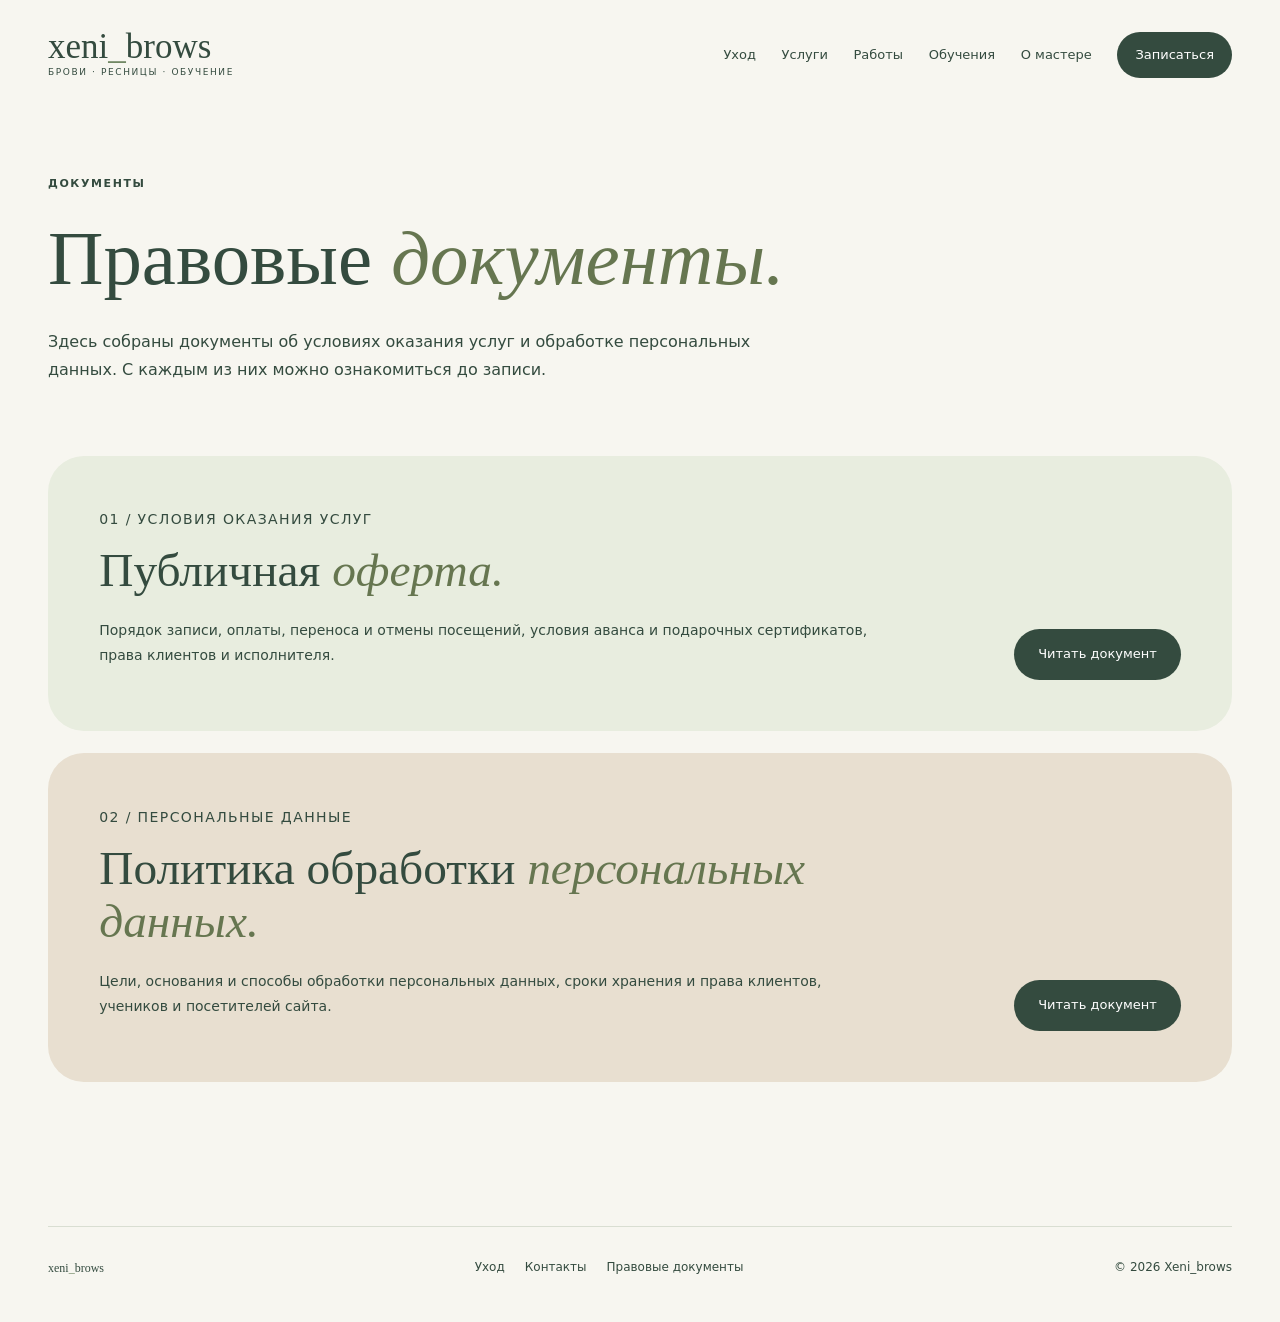
<file: legal-pages/information/index.html>
<!doctype html><html lang="ru"><head><meta charset="utf-8"><meta name="viewport" content="width=device-width,initial-scale=1"><meta name="robots" content="index,follow"><title>Правовые документы — Xeni_brows</title><style>
:root{--milk:#f7f6f0;--sage:#e8eddf;--sand:#e8dfd0;--green:#344b3f}
*{box-sizing:border-box}body{margin:0;background:var(--milk);color:var(--green);font:15px/1.75 system-ui,-apple-system,Segoe UI,Arial,sans-serif}
a{color:inherit;overflow-wrap:anywhere}a:focus-visible,button:focus-visible{outline:2px solid #69805d;outline-offset:4px}
.wrap{width:min(1280px,calc(100% - 96px));margin-inline:auto}
.site-header{min-height:110px;display:flex;align-items:center;justify-content:space-between;gap:22px}
.wordmark{text-decoration:none;font-family:Georgia,serif;font-size:35px;white-space:nowrap;line-height:1}.wordmark span{color:#718864}.wordmark small{display:block;font:9px/1.8 system-ui,Arial,sans-serif;letter-spacing:1.6px;text-align:center}
.site-nav{display:flex;align-items:center;gap:clamp(10px,2vw,30px);flex-wrap:wrap}.site-nav a{text-decoration:none;font-size:13px}
.site-nav a:last-child{padding:12px 18px;border-radius:100px;background:#344b3f;color:#fff}
.site-footer{border-top:1px solid #d9ded2;padding-block:30px 44px;display:flex;align-items:center;justify-content:space-between;gap:18px;flex-wrap:wrap}
.site-footer nav{display:flex;gap:12px 20px;flex-wrap:wrap}.site-footer a{font-size:12px;text-decoration:none}
.site-footer>span{font-size:12px}
h1,h2,h3{font-family:Georgia,serif;font-weight:400}em{color:#667650}
.text-link{text-decoration:underline;text-underline-offset:5px}
.eyebrow{letter-spacing:1.6px;font:600 11px/1.8 system-ui,Arial,sans-serif}
.button{display:inline-block;text-decoration:none!important;padding:14px 24px;border-radius:100px;color:#fff;background:var(--green);font-size:13px;white-space:nowrap}
.legal-documents{padding-block:64px 72px}
.legal-documents>.eyebrow{margin:0 0 24px}.legal-documents>h1{font-size:clamp(48px,6vw,86px);line-height:1.07;margin:0 0 28px}
.legal-documents-lead{max-width:750px;font-size:16px;line-height:1.75;margin:0 0 72px}
.legal-documents-list{display:grid;gap:22px;margin-bottom:72px}
.legal-document-entry{background:var(--sage);border-radius:36px;padding:clamp(28px,4vw,52px);display:flex;justify-content:space-between;align-items:end;gap:32px}
.legal-document-entry:nth-child(2){background:var(--sand)}
.legal-document-entry>div{max-width:770px;min-width:0}.legal-document-number{font-size:11px;letter-spacing:1.4px;margin:0 0 18px}
.legal-document-entry h2{font-size:clamp(30px,3.7vw,52px);line-height:1.13;margin:0 0 20px}
.legal-document-entry p{font-size:14px;line-height:1.8;margin:0 0 12px}
.legal-document-date{font-size:12px!important;color:#60705e}
.legal-document-entry>.button{flex-shrink:0}.legal-documents-info{border-top:1px solid #c8d0bf;padding-top:28px}
.legal-documents-info h2{font-size:clamp(30px,3vw,42px);margin:0 0 20px}
.legal-documents-info p{max-width:940px;margin:0 0 14px}
.privacy-page,.offer-page{padding-block:64px 120px;max-width:1030px}
.privacy-page>h1,.offer-page>h1{font-size:clamp(38px,5vw,76px);line-height:1.09;margin:24px 0}
.privacy-page .eyebrow{margin-top:46px}.offer-meta,.privacy-meta{font-weight:650}
.privacy-intro,.offer-page>p{max-width:850px}
.privacy-page section,.offer-page section{border-top:1px solid rgba(52,75,63,.18);margin-top:38px;padding-top:30px}
.privacy-page h2,.offer-page h2{font-size:clamp(24px,3vw,38px);line-height:1.2;margin:0 0 20px}
.privacy-page section p,.offer-page section p{font-size:15px;line-height:1.85;margin:0 0 15px;overflow-wrap:anywhere}
.privacy-page section a,.offer-page section a{text-decoration:underline;text-underline-offset:3px}
@media(max-width:1100px){.wrap{width:calc(100% - 64px)}}
@media(max-width:900px){.site-header{flex-wrap:wrap;padding-block:24px}.site-nav{width:100%}}
@media(max-width:700px){.wrap{width:calc(100% - 40px)}.site-nav{gap:12px 18px}}
@media(max-width:750px){.legal-document-entry{flex-direction:column;align-items:start;gap:16px;border-radius:26px}.legal-documents{padding-block:36px 56px}.legal-documents-lead,.legal-documents-list{margin-bottom:48px}.privacy-page,.offer-page{padding-block:34px 70px}.site-nav{gap:12px 18px}.site-nav a{font-size:12px}}
</style></head><body><header class="site-header wrap"><a class="wordmark" href="/" aria-label="Xeni_brows — главная">xeni<span>_</span>brows<small>БРОВИ · РЕСНИЦЫ · ОБУЧЕНИЕ</small></a><nav class="site-nav" aria-label="Основная навигация"><a href="/care/">Уход</a><a href="/services/">Услуги</a><a href="/portfolio/">Работы</a><a href="/training/">Обучения</a><a href="/about/">О мастере</a><a href="/contacts/">Записаться</a></nav></header><main id="main"><section class="wrap legal legal-documents">
    
    <p class="eyebrow">ДОКУМЕНТЫ</p>
    <h1>Правовые <em>документы.</em></h1>
    <p class="legal-documents-lead">Здесь собраны документы об условиях оказания услуг и обработке персональных данных. С каждым из них можно ознакомиться до записи.</p>

    <div class="legal-documents-list">
      <article class="legal-document-entry">
        <div>
          <p class="legal-document-number">01 / УСЛОВИЯ ОКАЗАНИЯ УСЛУГ</p>
          <h2>Публичная <em>оферта.</em></h2>
          <p>Порядок записи, оплаты, переноса и отмены посещений, условия аванса и подарочных сертификатов, права клиентов и исполнителя.</p>
        </div>
        <a class="button" href="/offer/">Читать документ</a>
      </article>

      <article class="legal-document-entry">
        <div>
          <p class="legal-document-number">02 / ПЕРСОНАЛЬНЫЕ ДАННЫЕ</p>
          <h2>Политика обработки <em>персональных данных.</em></h2>
          <p>Цели, основания и способы обработки персональных данных, сроки хранения и права клиентов, учеников и посетителей сайта.</p>
        </div>
        <a class="button" href="/privacy/">Читать документ</a>
      </article>
    </div>

    
  </section></main><footer class="site-footer wrap"><a class="wordmark" href="/">xeni<span>_</span>brows</a><nav aria-label="Дополнительная навигация"><a href="/care/">Уход</a><a href="/contacts/">Контакты</a><a href="/information/">Правовые документы</a></nav><span>© 2026 Xeni_brows</span></footer></body></html>
</file>
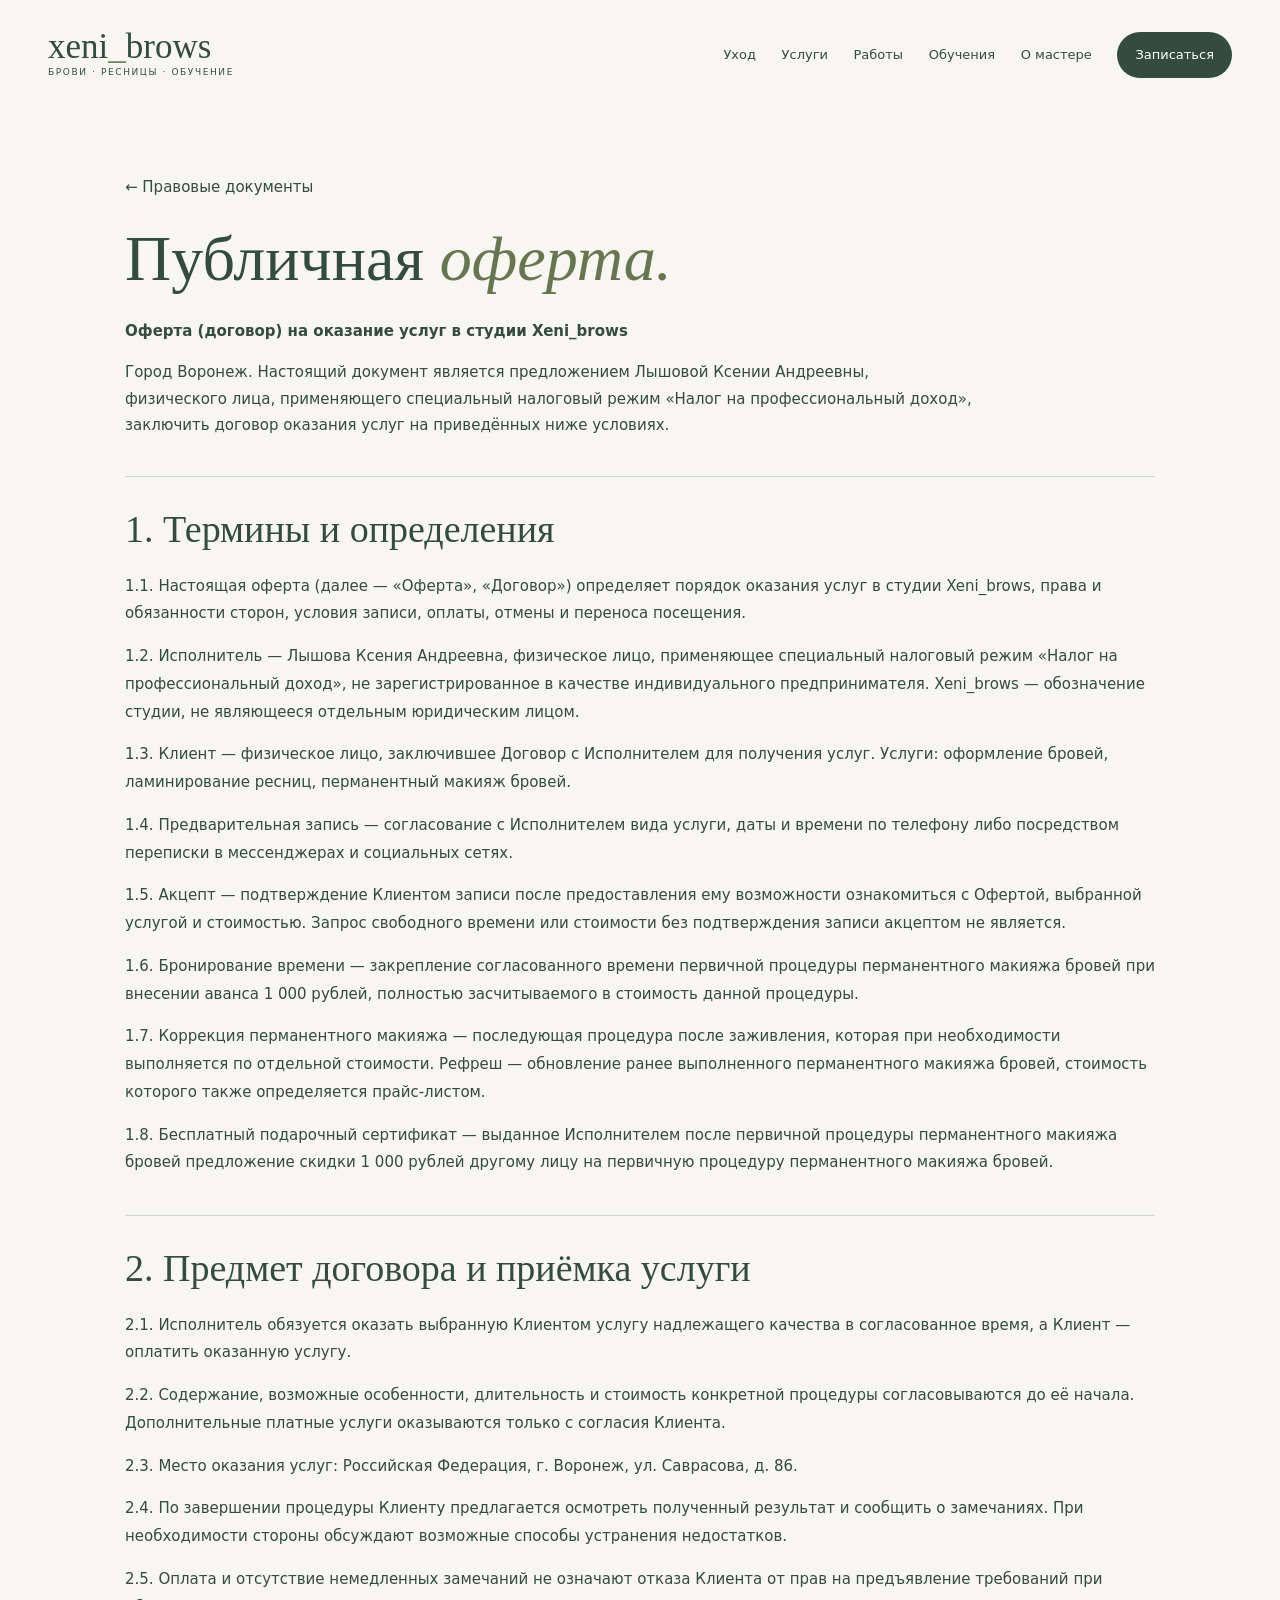
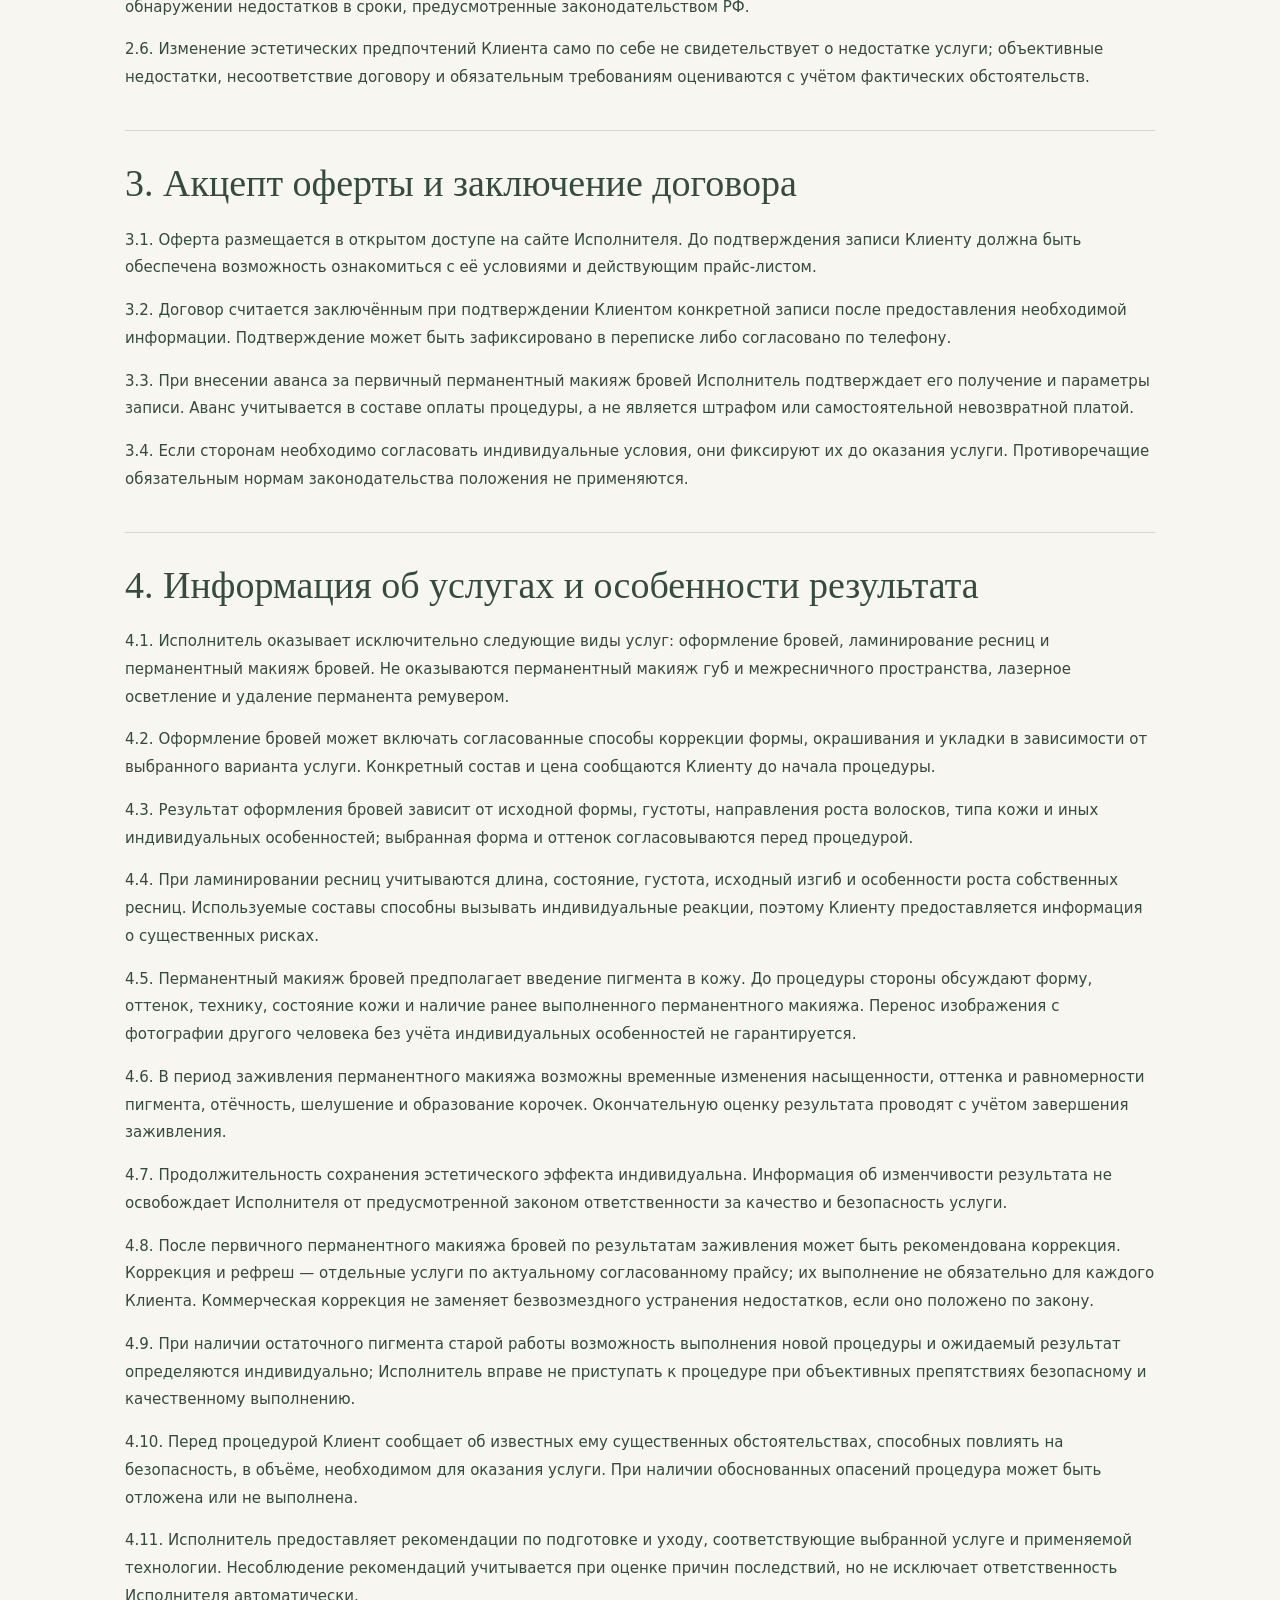
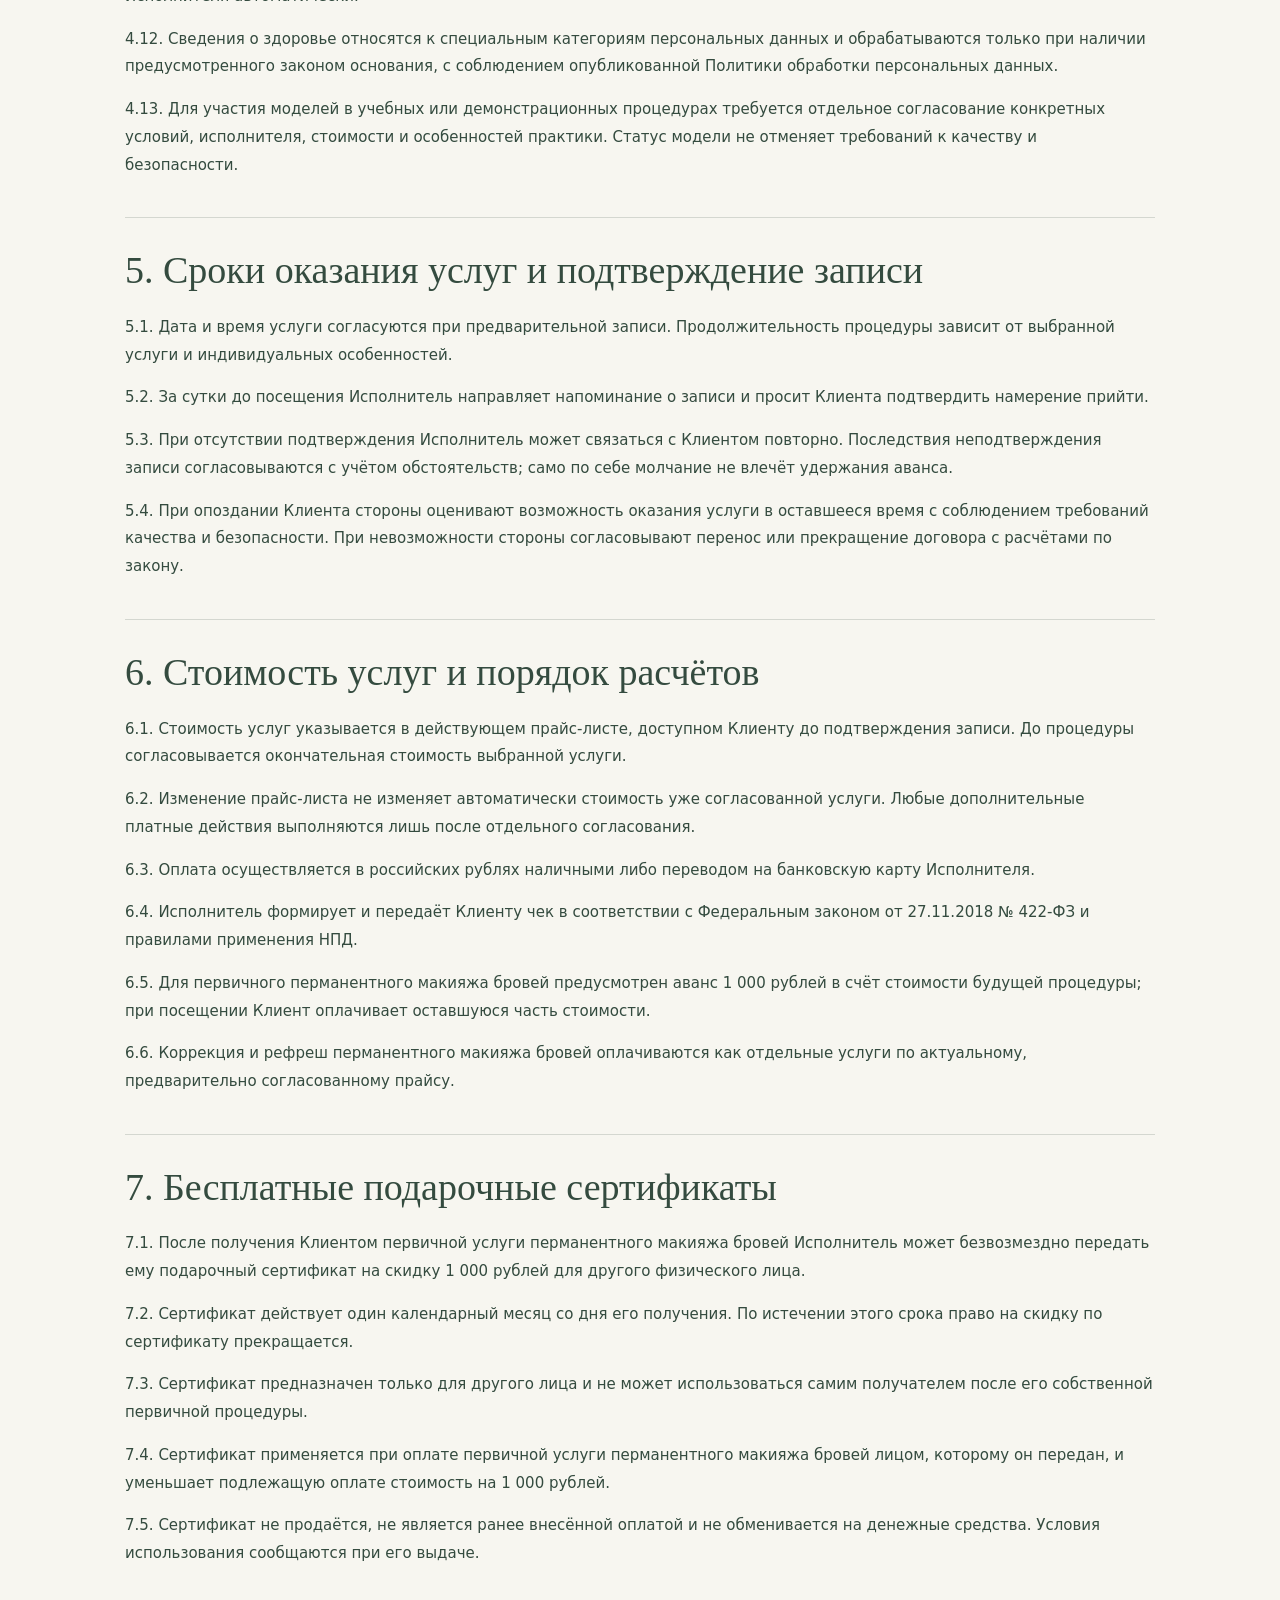
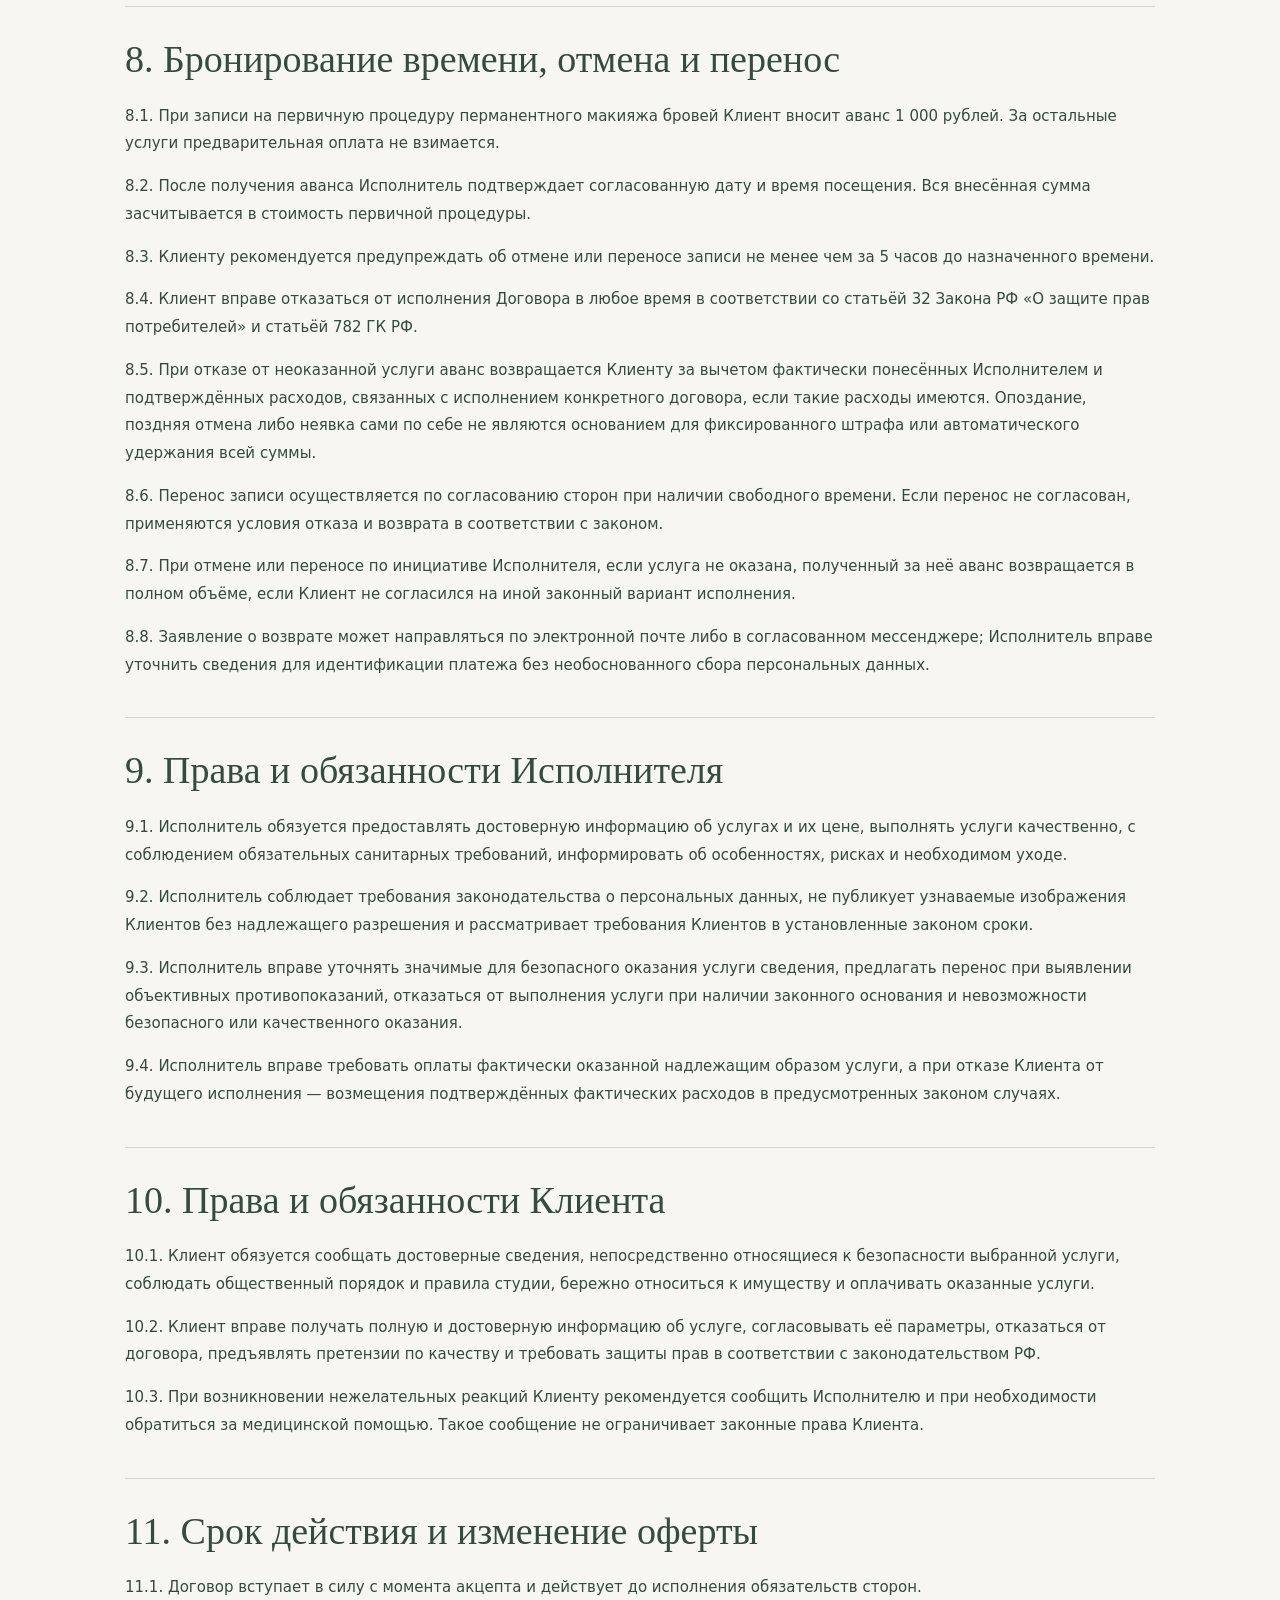
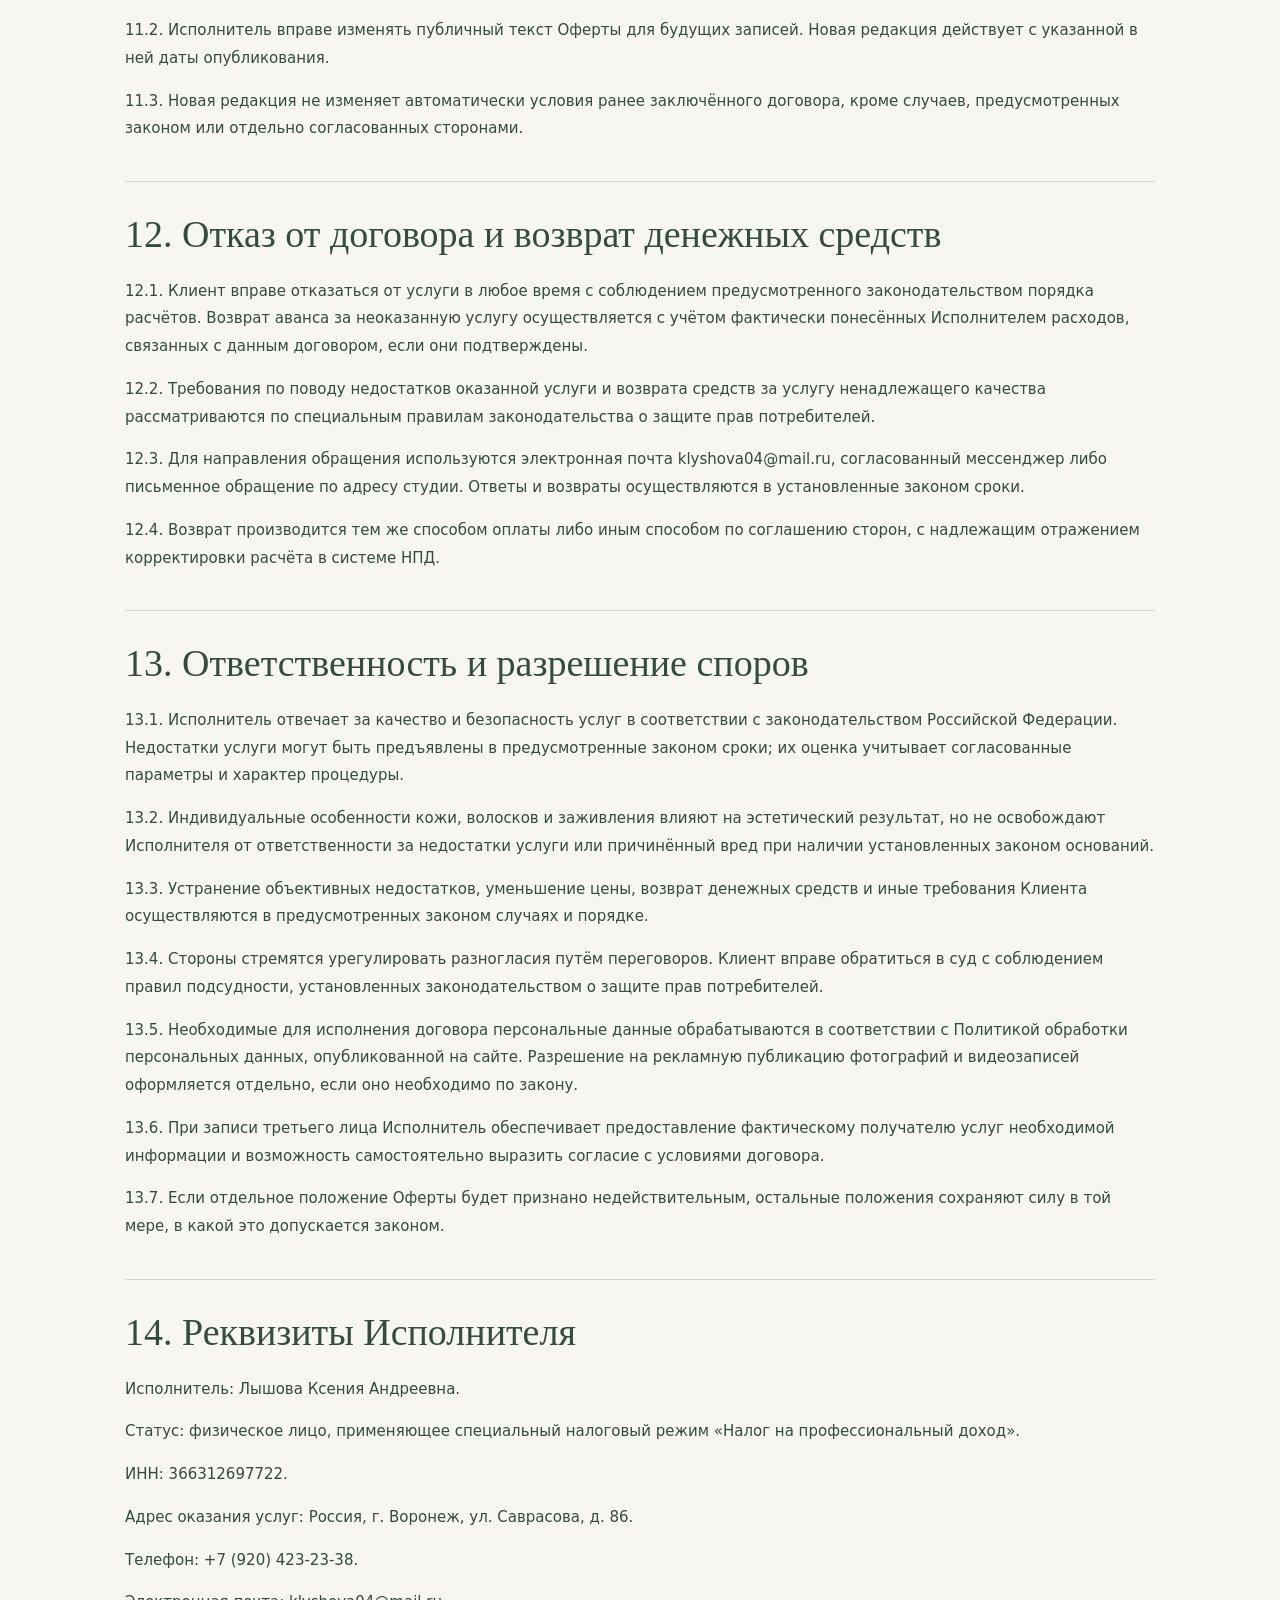
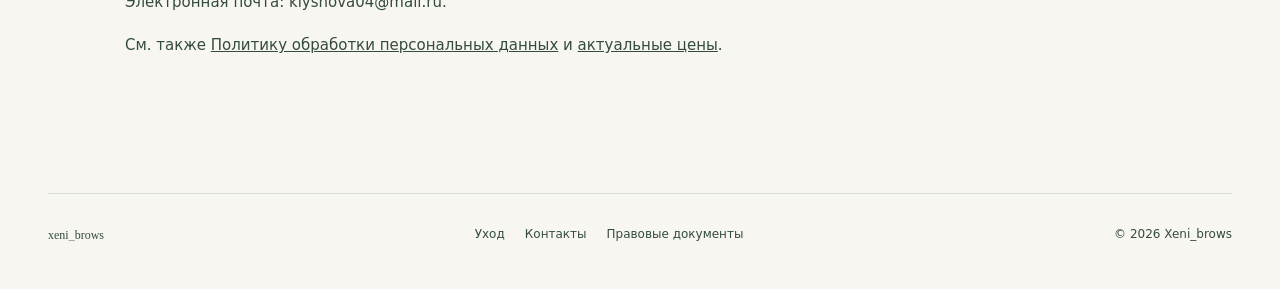
<file: legal-pages/offer/index.html>
<!doctype html><html lang="ru"><head><meta charset="utf-8"><meta name="viewport" content="width=device-width,initial-scale=1"><meta name="robots" content="index,follow"><title>Публичная оферта — Xeni_brows</title><style>
:root{--milk:#f7f6f0;--sage:#e8eddf;--sand:#e8dfd0;--green:#344b3f}
*{box-sizing:border-box}body{margin:0;background:var(--milk);color:var(--green);font:15px/1.75 system-ui,-apple-system,Segoe UI,Arial,sans-serif}
a{color:inherit}a:focus-visible,button:focus-visible{outline:2px solid #69805d;outline-offset:4px}
.wrap{width:min(1280px,calc(100% - 96px));margin-inline:auto}
.site-header{min-height:110px;display:flex;align-items:center;justify-content:space-between;gap:22px}
.wordmark{text-decoration:none;font-family:Georgia,serif;font-size:35px;white-space:nowrap;line-height:1}.wordmark span{color:#718864}.wordmark small{display:block;font:9px/1.8 system-ui,Arial,sans-serif;letter-spacing:1.6px;text-align:center}
.site-nav{display:flex;align-items:center;gap:clamp(10px,2vw,30px);flex-wrap:wrap}.site-nav a{text-decoration:none;font-size:13px}
.site-nav a:last-child{padding:12px 18px;border-radius:100px;background:#344b3f;color:#fff}
.site-footer{border-top:1px solid #d9ded2;padding-block:30px 44px;display:flex;align-items:center;justify-content:space-between;gap:18px;flex-wrap:wrap}
.site-footer nav{display:flex;gap:12px 20px;flex-wrap:wrap}.site-footer a{font-size:12px;text-decoration:none}
.site-footer>span{font-size:12px}
h1,h2,h3{font-family:Georgia,serif;font-weight:400}em{color:#667650}
.text-link{text-decoration:underline;text-underline-offset:5px}
.eyebrow{letter-spacing:1.6px;font:11px/1.5 system-ui,Arial,sans-serif}
.button{display:inline-block;text-decoration:none!important;padding:14px 24px;border-radius:100px;color:#fff;background:var(--green);font-size:13px;white-space:nowrap}
.legal-documents{padding-block:64px 72px}.legal-documents>.text-link{display:inline-block;margin-bottom:38px}
.legal-documents>.eyebrow{margin:0 0 24px}.legal-documents>h1{font-size:clamp(48px,6vw,86px);line-height:1.07;margin:0 0 28px}
.legal-documents-lead{max-width:750px;font-size:16px;line-height:1.75;margin:0 0 72px}
.legal-documents-list{display:grid;gap:22px;margin-bottom:72px}
.legal-document-entry{background:var(--sage);border-radius:36px;padding:clamp(28px,4vw,52px);display:flex;justify-content:space-between;align-items:end;gap:32px}
.legal-document-entry:nth-child(2){background:var(--sand)}
.legal-document-entry>div{max-width:770px}.legal-document-number{font-size:11px;letter-spacing:1.4px;margin:0 0 18px}
.legal-document-entry h2{font-size:clamp(30px,3.7vw,52px);line-height:1.13;margin:0 0 20px}
.legal-document-entry p{font-size:14px;line-height:1.8;margin:0 0 12px}
.legal-document-date{font-size:12px!important;color:#60705e}
.legal-document-entry>.button{flex-shrink:0}.legal-documents-info{border-top:1px solid #c8d0bf;padding-top:28px}
.legal-documents-info h2{font-size:clamp(30px,3vw,42px);margin:0 0 20px}
.legal-documents-info p{max-width:940px;margin:0 0 14px}
.privacy-page,.offer-page{padding-block:64px 120px;max-width:1030px}
.privacy-page>h1,.offer-page>h1{font-size:clamp(38px,5vw,76px);line-height:1.09;margin:24px 0}
.privacy-page .eyebrow{margin-top:46px}.offer-meta,.privacy-meta{font-weight:650}
.privacy-intro,.offer-page>p{max-width:850px}
.privacy-page section,.offer-page section{border-top:1px solid rgba(52,75,63,.18);margin-top:38px;padding-top:30px}
.privacy-page h2,.offer-page h2{font-size:clamp(24px,3vw,38px);line-height:1.2;margin:0 0 20px}
.privacy-page section p,.offer-page section p{font-size:15px;line-height:1.85;margin:0 0 15px;overflow-wrap:anywhere}
.privacy-page section a,.offer-page section a{text-decoration:underline;text-underline-offset:3px}
@media(max-width:900px){.site-header{flex-wrap:wrap;padding-block:24px}.site-nav{width:100%}}
@media(max-width:750px){.wrap{width:calc(100% - 40px)}.legal-document-entry{flex-direction:column;align-items:start;gap:16px;border-radius:26px}.legal-documents{padding-block:36px 56px}.legal-documents-lead,.legal-documents-list{margin-bottom:48px}.privacy-page,.offer-page{padding-block:34px 70px}.site-nav{gap:12px 18px}.site-nav a{font-size:12px}}
</style></head><body><header class="site-header wrap"><a class="wordmark" href="/" aria-label="Xeni_brows — главная">xeni<span>_</span>brows<small>БРОВИ · РЕСНИЦЫ · ОБУЧЕНИЕ</small></a><nav class="site-nav" aria-label="Основная навигация"><a href="/care/">Уход</a><a href="/services/">Услуги</a><a href="/portfolio/">Работы</a><a href="/training/">Обучения</a><a href="/about/">О мастере</a><a href="/contacts/">Записаться</a></nav></header><main id="main"><article class="wrap offer-page">
    <a class="text-link legal-back" href="/information/" style="text-decoration:none;border:0">← Правовые документы</a>
    <h1>Публичная <em>оферта.</em></h1>
    <p class="offer-meta">Оферта (договор) на оказание услуг в студии Xeni_brows</p>
    <p>Город Воронеж. Настоящий документ является предложением Лышовой Ксении Андреевны, физического лица, применяющего специальный налоговый режим «Налог на профессиональный доход», заключить договор оказания услуг на приведённых ниже условиях.</p>
    <section><h2>1. Термины и определения</h2>
      <p>1.1. Настоящая оферта (далее — «Оферта», «Договор») определяет порядок оказания услуг в студии Xeni_brows, права и обязанности сторон, условия записи, оплаты, отмены и переноса посещения.</p>
      <p>1.2. Исполнитель — Лышова Ксения Андреевна, физическое лицо, применяющее специальный налоговый режим «Налог на профессиональный доход», не зарегистрированное в качестве индивидуального предпринимателя. Xeni_brows — обозначение студии, не являющееся отдельным юридическим лицом.</p>
      <p>1.3. Клиент — физическое лицо, заключившее Договор с Исполнителем для получения услуг. Услуги: оформление бровей, ламинирование ресниц, перманентный макияж бровей.</p>
      <p>1.4. Предварительная запись — согласование с Исполнителем вида услуги, даты и времени по телефону либо посредством переписки в мессенджерах и социальных сетях.</p>
      <p>1.5. Акцепт — подтверждение Клиентом записи после предоставления ему возможности ознакомиться с Офертой, выбранной услугой и стоимостью. Запрос свободного времени или стоимости без подтверждения записи акцептом не является.</p>
      <p>1.6. Бронирование времени — закрепление согласованного времени первичной процедуры перманентного макияжа бровей при внесении аванса 1 000 рублей, полностью засчитываемого в стоимость данной процедуры.</p>
      <p>1.7. Коррекция перманентного макияжа — последующая процедура после заживления, которая при необходимости выполняется по отдельной стоимости. Рефреш — обновление ранее выполненного перманентного макияжа бровей, стоимость которого также определяется прайс-листом.</p>
      <p>1.8. Бесплатный подарочный сертификат — выданное Исполнителем после первичной процедуры перманентного макияжа бровей предложение скидки 1 000 рублей другому лицу на первичную процедуру перманентного макияжа бровей.</p>
    </section>
    <section><h2>2. Предмет договора и приёмка услуги</h2>
      <p>2.1. Исполнитель обязуется оказать выбранную Клиентом услугу надлежащего качества в согласованное время, а Клиент — оплатить оказанную услугу.</p>
      <p>2.2. Содержание, возможные особенности, длительность и стоимость конкретной процедуры согласовываются до её начала. Дополнительные платные услуги оказываются только с согласия Клиента.</p>
      <p>2.3. Место оказания услуг: Российская Федерация, г. Воронеж, ул. Саврасова, д. 86.</p>
      <p>2.4. По завершении процедуры Клиенту предлагается осмотреть полученный результат и сообщить о замечаниях. При необходимости стороны обсуждают возможные способы устранения недостатков.</p>
      <p>2.5. Оплата и отсутствие немедленных замечаний не означают отказа Клиента от прав на предъявление требований при обнаружении недостатков в сроки, предусмотренные законодательством РФ.</p>
      <p>2.6. Изменение эстетических предпочтений Клиента само по себе не свидетельствует о недостатке услуги; объективные недостатки, несоответствие договору и обязательным требованиям оцениваются с учётом фактических обстоятельств.</p>
    </section>
    <section><h2>3. Акцепт оферты и заключение договора</h2>
      <p>3.1. Оферта размещается в открытом доступе на сайте Исполнителя. До подтверждения записи Клиенту должна быть обеспечена возможность ознакомиться с её условиями и действующим прайс-листом.</p>
      <p>3.2. Договор считается заключённым при подтверждении Клиентом конкретной записи после предоставления необходимой информации. Подтверждение может быть зафиксировано в переписке либо согласовано по телефону.</p>
      <p>3.3. При внесении аванса за первичный перманентный макияж бровей Исполнитель подтверждает его получение и параметры записи. Аванс учитывается в составе оплаты процедуры, а не является штрафом или самостоятельной невозвратной платой.</p>
      <p>3.4. Если сторонам необходимо согласовать индивидуальные условия, они фиксируют их до оказания услуги. Противоречащие обязательным нормам законодательства положения не применяются.</p>
    </section>
    <section><h2>4. Информация об услугах и особенности результата</h2>
      <p>4.1. Исполнитель оказывает исключительно следующие виды услуг: оформление бровей, ламинирование ресниц и перманентный макияж бровей. Не оказываются перманентный макияж губ и межресничного пространства, лазерное осветление и удаление перманента ремувером.</p>
      <p>4.2. Оформление бровей может включать согласованные способы коррекции формы, окрашивания и укладки в зависимости от выбранного варианта услуги. Конкретный состав и цена сообщаются Клиенту до начала процедуры.</p>
      <p>4.3. Результат оформления бровей зависит от исходной формы, густоты, направления роста волосков, типа кожи и иных индивидуальных особенностей; выбранная форма и оттенок согласовываются перед процедурой.</p>
      <p>4.4. При ламинировании ресниц учитываются длина, состояние, густота, исходный изгиб и особенности роста собственных ресниц. Используемые составы способны вызывать индивидуальные реакции, поэтому Клиенту предоставляется информация о существенных рисках.</p>
      <p>4.5. Перманентный макияж бровей предполагает введение пигмента в кожу. До процедуры стороны обсуждают форму, оттенок, технику, состояние кожи и наличие ранее выполненного перманентного макияжа. Перенос изображения с фотографии другого человека без учёта индивидуальных особенностей не гарантируется.</p>
      <p>4.6. В период заживления перманентного макияжа возможны временные изменения насыщенности, оттенка и равномерности пигмента, отёчность, шелушение и образование корочек. Окончательную оценку результата проводят с учётом завершения заживления.</p>
      <p>4.7. Продолжительность сохранения эстетического эффекта индивидуальна. Информация об изменчивости результата не освобождает Исполнителя от предусмотренной законом ответственности за качество и безопасность услуги.</p>
      <p>4.8. После первичного перманентного макияжа бровей по результатам заживления может быть рекомендована коррекция. Коррекция и рефреш — отдельные услуги по актуальному согласованному прайсу; их выполнение не обязательно для каждого Клиента. Коммерческая коррекция не заменяет безвозмездного устранения недостатков, если оно положено по закону.</p>
      <p>4.9. При наличии остаточного пигмента старой работы возможность выполнения новой процедуры и ожидаемый результат определяются индивидуально; Исполнитель вправе не приступать к процедуре при объективных препятствиях безопасному и качественному выполнению.</p>
      <p>4.10. Перед процедурой Клиент сообщает об известных ему существенных обстоятельствах, способных повлиять на безопасность, в объёме, необходимом для оказания услуги. При наличии обоснованных опасений процедура может быть отложена или не выполнена.</p>
      <p>4.11. Исполнитель предоставляет рекомендации по подготовке и уходу, соответствующие выбранной услуге и применяемой технологии. Несоблюдение рекомендаций учитывается при оценке причин последствий, но не исключает ответственность Исполнителя автоматически.</p>
      <p>4.12. Сведения о здоровье относятся к специальным категориям персональных данных и обрабатываются только при наличии предусмотренного законом основания, с соблюдением опубликованной Политики обработки персональных данных.</p>
      <p>4.13. Для участия моделей в учебных или демонстрационных процедурах требуется отдельное согласование конкретных условий, исполнителя, стоимости и особенностей практики. Статус модели не отменяет требований к качеству и безопасности.</p>
    </section>
    <section><h2>5. Сроки оказания услуг и подтверждение записи</h2>
      <p>5.1. Дата и время услуги согласуются при предварительной записи. Продолжительность процедуры зависит от выбранной услуги и индивидуальных особенностей.</p>
      <p>5.2. За сутки до посещения Исполнитель направляет напоминание о записи и просит Клиента подтвердить намерение прийти.</p>
      <p>5.3. При отсутствии подтверждения Исполнитель может связаться с Клиентом повторно. Последствия неподтверждения записи согласовываются с учётом обстоятельств; само по себе молчание не влечёт удержания аванса.</p>
      <p>5.4. При опоздании Клиента стороны оценивают возможность оказания услуги в оставшееся время с соблюдением требований качества и безопасности. При невозможности стороны согласовывают перенос или прекращение договора с расчётами по закону.</p>
    </section>
    <section><h2>6. Стоимость услуг и порядок расчётов</h2>
      <p>6.1. Стоимость услуг указывается в действующем прайс-листе, доступном Клиенту до подтверждения записи. До процедуры согласовывается окончательная стоимость выбранной услуги.</p>
      <p>6.2. Изменение прайс-листа не изменяет автоматически стоимость уже согласованной услуги. Любые дополнительные платные действия выполняются лишь после отдельного согласования.</p>
      <p>6.3. Оплата осуществляется в российских рублях наличными либо переводом на банковскую карту Исполнителя.</p>
      <p>6.4. Исполнитель формирует и передаёт Клиенту чек в соответствии с Федеральным законом от 27.11.2018 № 422-ФЗ и правилами применения НПД.</p>
      <p>6.5. Для первичного перманентного макияжа бровей предусмотрен аванс 1 000 рублей в счёт стоимости будущей процедуры; при посещении Клиент оплачивает оставшуюся часть стоимости.</p>
      <p>6.6. Коррекция и рефреш перманентного макияжа бровей оплачиваются как отдельные услуги по актуальному, предварительно согласованному прайсу.</p>
    </section>
    <section><h2>7. Бесплатные подарочные сертификаты</h2>
      <p>7.1. После получения Клиентом первичной услуги перманентного макияжа бровей Исполнитель может безвозмездно передать ему подарочный сертификат на скидку 1 000 рублей для другого физического лица.</p>
      <p>7.2. Сертификат действует один календарный месяц со дня его получения. По истечении этого срока право на скидку по сертификату прекращается.</p>
      <p>7.3. Сертификат предназначен только для другого лица и не может использоваться самим получателем после его собственной первичной процедуры.</p>
      <p>7.4. Сертификат применяется при оплате первичной услуги перманентного макияжа бровей лицом, которому он передан, и уменьшает подлежащую оплате стоимость на 1 000 рублей.</p>
      <p>7.5. Сертификат не продаётся, не является ранее внесённой оплатой и не обменивается на денежные средства. Условия использования сообщаются при его выдаче.</p>
    </section>
    <section><h2>8. Бронирование времени, отмена и перенос</h2>
      <p>8.1. При записи на первичную процедуру перманентного макияжа бровей Клиент вносит аванс 1 000 рублей. За остальные услуги предварительная оплата не взимается.</p>
      <p>8.2. После получения аванса Исполнитель подтверждает согласованную дату и время посещения. Вся внесённая сумма засчитывается в стоимость первичной процедуры.</p>
      <p>8.3. Клиенту рекомендуется предупреждать об отмене или переносе записи не менее чем за 5 часов до назначенного времени.</p>
      <p>8.4. Клиент вправе отказаться от исполнения Договора в любое время в соответствии со статьёй 32 Закона РФ «О защите прав потребителей» и статьёй 782 ГК РФ.</p>
      <p>8.5. При отказе от неоказанной услуги аванс возвращается Клиенту за вычетом фактически понесённых Исполнителем и подтверждённых расходов, связанных с исполнением конкретного договора, если такие расходы имеются. Опоздание, поздняя отмена либо неявка сами по себе не являются основанием для фиксированного штрафа или автоматического удержания всей суммы.</p>
      <p>8.6. Перенос записи осуществляется по согласованию сторон при наличии свободного времени. Если перенос не согласован, применяются условия отказа и возврата в соответствии с законом.</p>
      <p>8.7. При отмене или переносе по инициативе Исполнителя, если услуга не оказана, полученный за неё аванс возвращается в полном объёме, если Клиент не согласился на иной законный вариант исполнения.</p>
      <p>8.8. Заявление о возврате может направляться по электронной почте либо в согласованном мессенджере; Исполнитель вправе уточнить сведения для идентификации платежа без необоснованного сбора персональных данных.</p>
    </section>
    <section><h2>9. Права и обязанности Исполнителя</h2>
      <p>9.1. Исполнитель обязуется предоставлять достоверную информацию об услугах и их цене, выполнять услуги качественно, с соблюдением обязательных санитарных требований, информировать об особенностях, рисках и необходимом уходе.</p>
      <p>9.2. Исполнитель соблюдает требования законодательства о персональных данных, не публикует узнаваемые изображения Клиентов без надлежащего разрешения и рассматривает требования Клиентов в установленные законом сроки.</p>
      <p>9.3. Исполнитель вправе уточнять значимые для безопасного оказания услуги сведения, предлагать перенос при выявлении объективных противопоказаний, отказаться от выполнения услуги при наличии законного основания и невозможности безопасного или качественного оказания.</p>
      <p>9.4. Исполнитель вправе требовать оплаты фактически оказанной надлежащим образом услуги, а при отказе Клиента от будущего исполнения — возмещения подтверждённых фактических расходов в предусмотренных законом случаях.</p>
    </section>
    <section><h2>10. Права и обязанности Клиента</h2>
      <p>10.1. Клиент обязуется сообщать достоверные сведения, непосредственно относящиеся к безопасности выбранной услуги, соблюдать общественный порядок и правила студии, бережно относиться к имуществу и оплачивать оказанные услуги.</p>
      <p>10.2. Клиент вправе получать полную и достоверную информацию об услуге, согласовывать её параметры, отказаться от договора, предъявлять претензии по качеству и требовать защиты прав в соответствии с законодательством РФ.</p>
      <p>10.3. При возникновении нежелательных реакций Клиенту рекомендуется сообщить Исполнителю и при необходимости обратиться за медицинской помощью. Такое сообщение не ограничивает законные права Клиента.</p>
    </section>
    <section><h2>11. Срок действия и изменение оферты</h2>
      <p>11.1. Договор вступает в силу с момента акцепта и действует до исполнения обязательств сторон.</p>
      <p>11.2. Исполнитель вправе изменять публичный текст Оферты для будущих записей. Новая редакция действует с указанной в ней даты опубликования.</p>
      <p>11.3. Новая редакция не изменяет автоматически условия ранее заключённого договора, кроме случаев, предусмотренных законом или отдельно согласованных сторонами.</p>
    </section>
    <section><h2>12. Отказ от договора и возврат денежных средств</h2>
      <p>12.1. Клиент вправе отказаться от услуги в любое время с соблюдением предусмотренного законодательством порядка расчётов. Возврат аванса за неоказанную услугу осуществляется с учётом фактически понесённых Исполнителем расходов, связанных с данным договором, если они подтверждены.</p>
      <p>12.2. Требования по поводу недостатков оказанной услуги и возврата средств за услугу ненадлежащего качества рассматриваются по специальным правилам законодательства о защите прав потребителей.</p>
      <p>12.3. Для направления обращения используются электронная почта klyshova04@mail.ru, согласованный мессенджер либо письменное обращение по адресу студии. Ответы и возвраты осуществляются в установленные законом сроки.</p>
      <p>12.4. Возврат производится тем же способом оплаты либо иным способом по соглашению сторон, с надлежащим отражением корректировки расчёта в системе НПД.</p>
    </section>
    <section><h2>13. Ответственность и разрешение споров</h2>
      <p>13.1. Исполнитель отвечает за качество и безопасность услуг в соответствии с законодательством Российской Федерации. Недостатки услуги могут быть предъявлены в предусмотренные законом сроки; их оценка учитывает согласованные параметры и характер процедуры.</p>
      <p>13.2. Индивидуальные особенности кожи, волосков и заживления влияют на эстетический результат, но не освобождают Исполнителя от ответственности за недостатки услуги или причинённый вред при наличии установленных законом оснований.</p>
      <p>13.3. Устранение объективных недостатков, уменьшение цены, возврат денежных средств и иные требования Клиента осуществляются в предусмотренных законом случаях и порядке.</p>
      <p>13.4. Стороны стремятся урегулировать разногласия путём переговоров. Клиент вправе обратиться в суд с соблюдением правил подсудности, установленных законодательством о защите прав потребителей.</p>
      <p>13.5. Необходимые для исполнения договора персональные данные обрабатываются в соответствии с Политикой обработки персональных данных, опубликованной на сайте. Разрешение на рекламную публикацию фотографий и видеозаписей оформляется отдельно, если оно необходимо по закону.</p>
      <p>13.6. При записи третьего лица Исполнитель обеспечивает предоставление фактическому получателю услуг необходимой информации и возможность самостоятельно выразить согласие с условиями договора.</p>
      <p>13.7. Если отдельное положение Оферты будет признано недействительным, остальные положения сохраняют силу в той мере, в какой это допускается законом.</p>
    </section>
    <section><h2>14. Реквизиты Исполнителя</h2>
      <p>Исполнитель: Лышова Ксения Андреевна.</p>
      <p>Статус: физическое лицо, применяющее специальный налоговый режим «Налог на профессиональный доход».</p>
      <p>ИНН: 366312697722.</p>
      <p>Адрес оказания услуг: Россия, г. Воронеж, ул. Саврасова, д. 86.</p>
      <p>Телефон: +7 (920) 423-23-38.</p>
      <p>Электронная почта: klyshova04@mail.ru.</p>

    </section>
    <p class="offer-last">См. также <a href="/privacy/">Политику обработки персональных данных</a> и <a href="/services/">актуальные цены</a>.</p>
  </article></main><footer class="site-footer wrap"><a class="wordmark" href="/">xeni<span>_</span>brows</a><nav aria-label="Дополнительная навигация"><a href="/care/">Уход</a><a href="/contacts/">Контакты</a><a href="/information/">Правовые документы</a></nav><span>© 2026 Xeni_brows</span></footer></body></html>
</file>
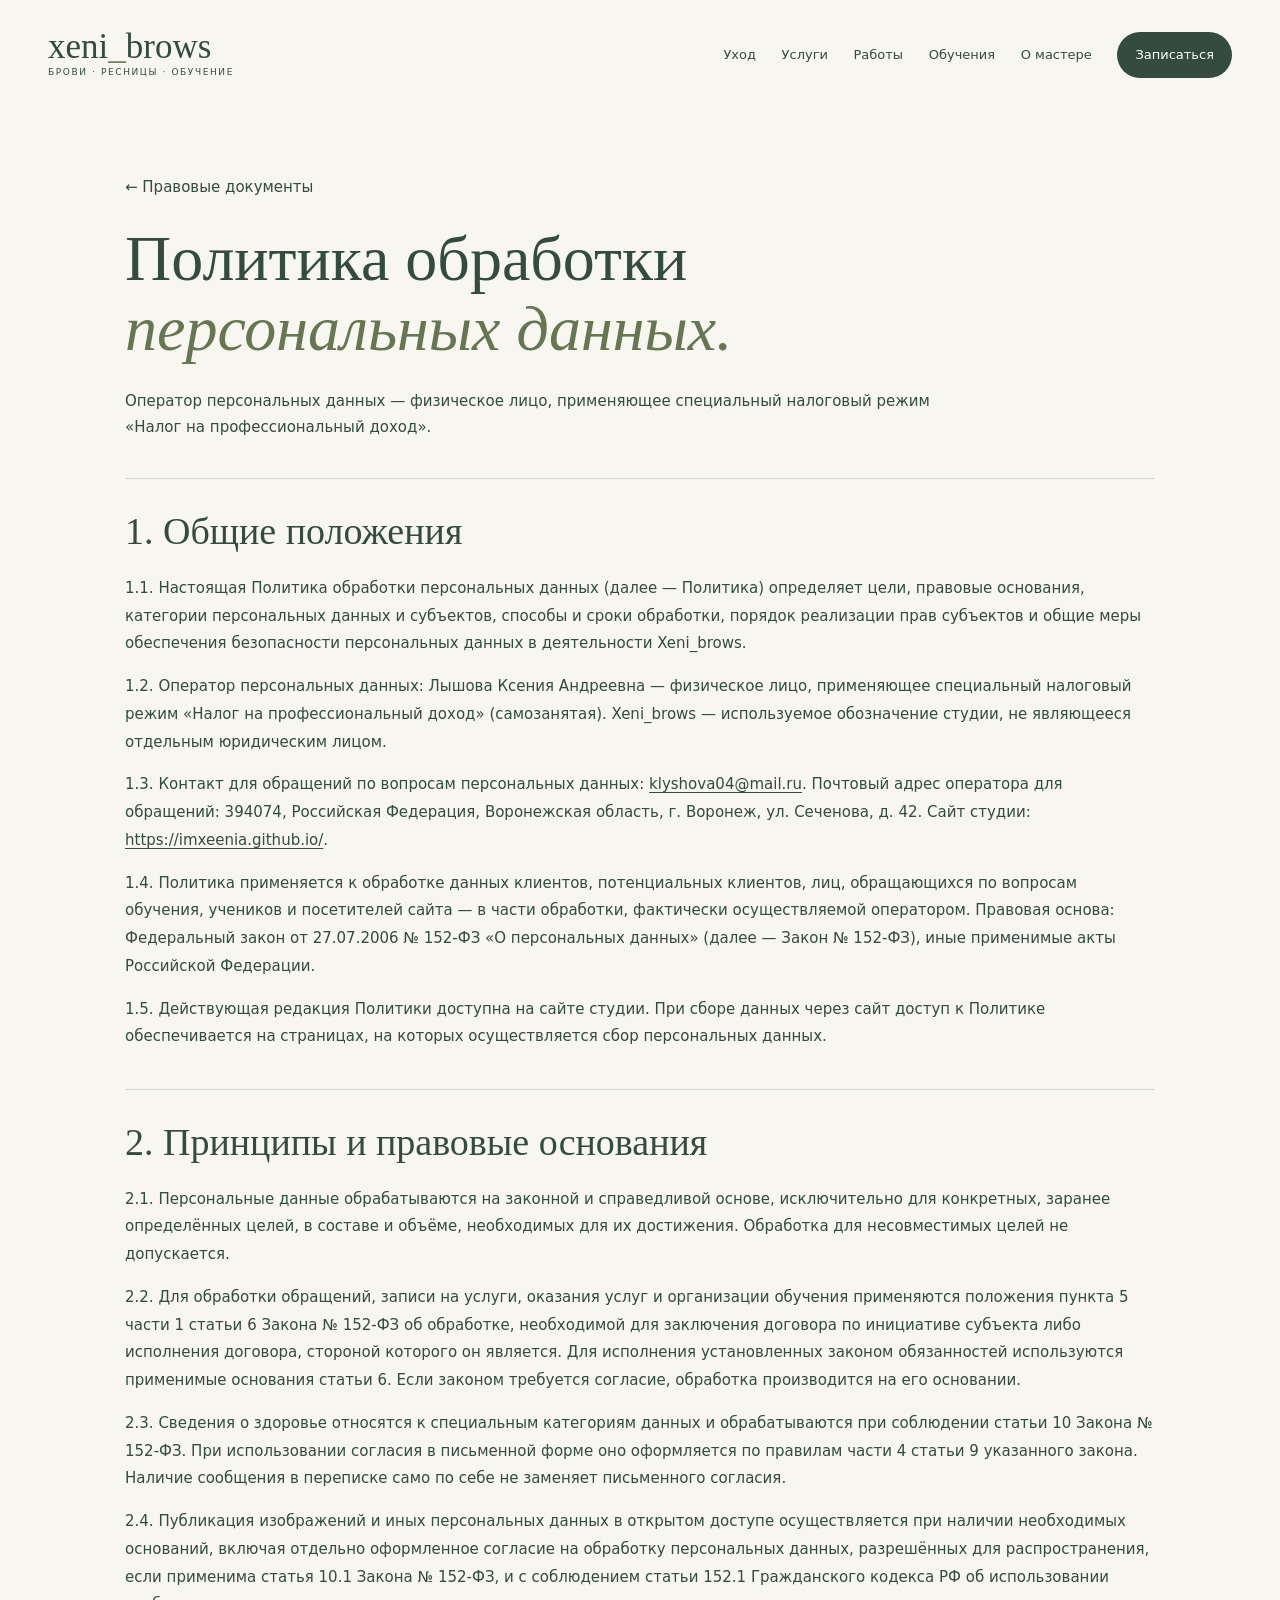
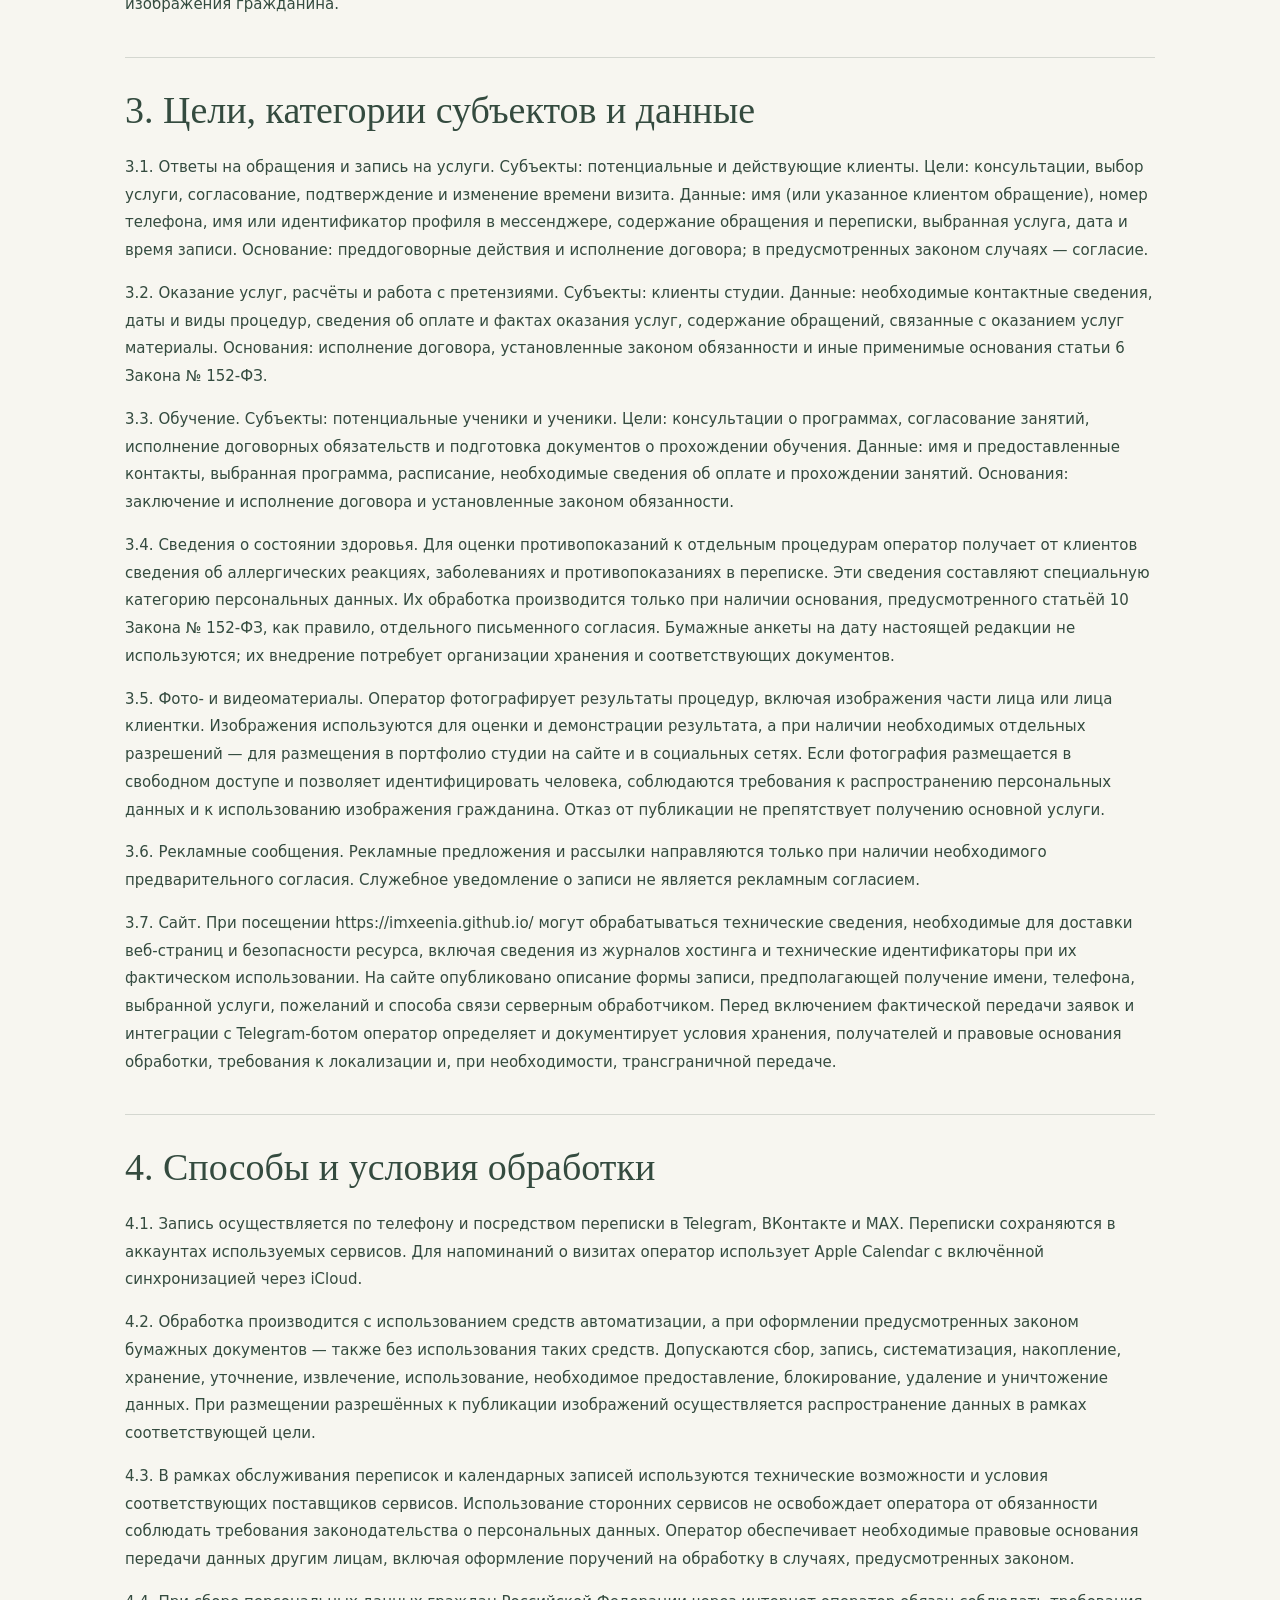
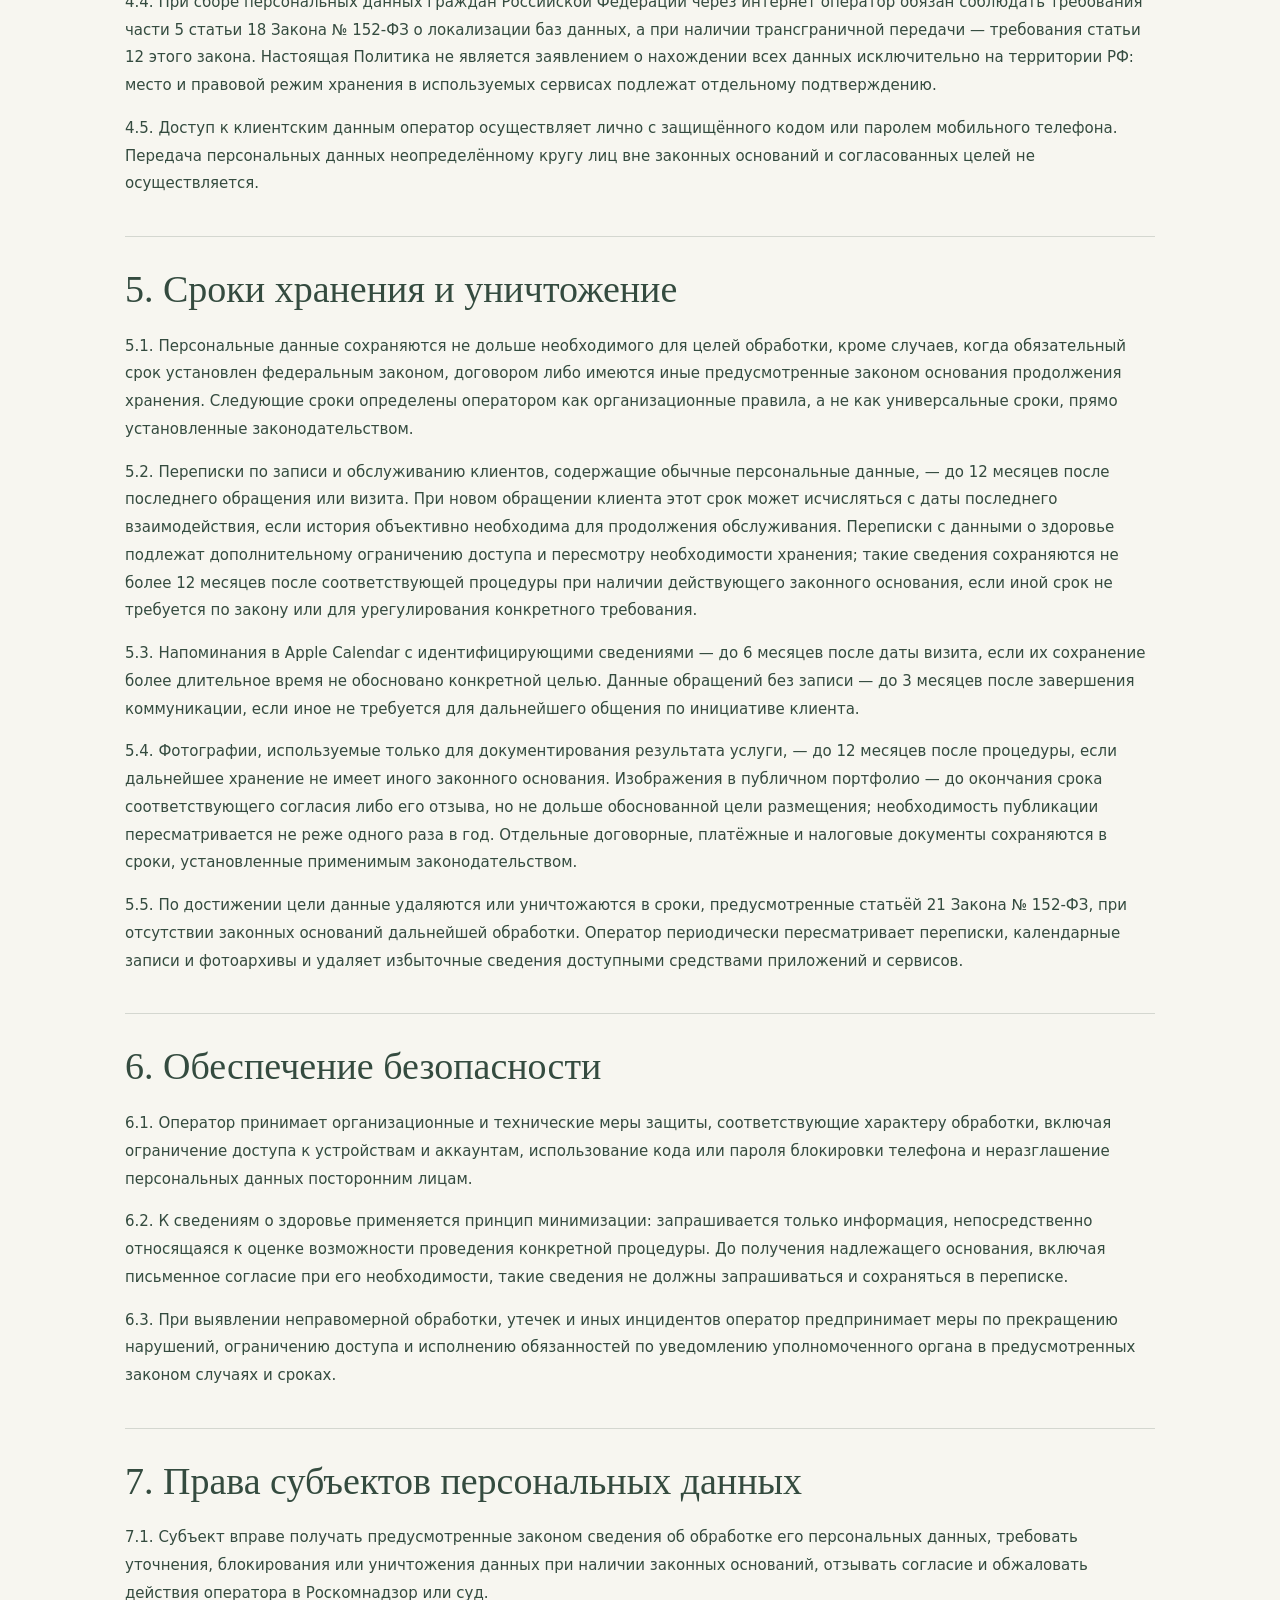
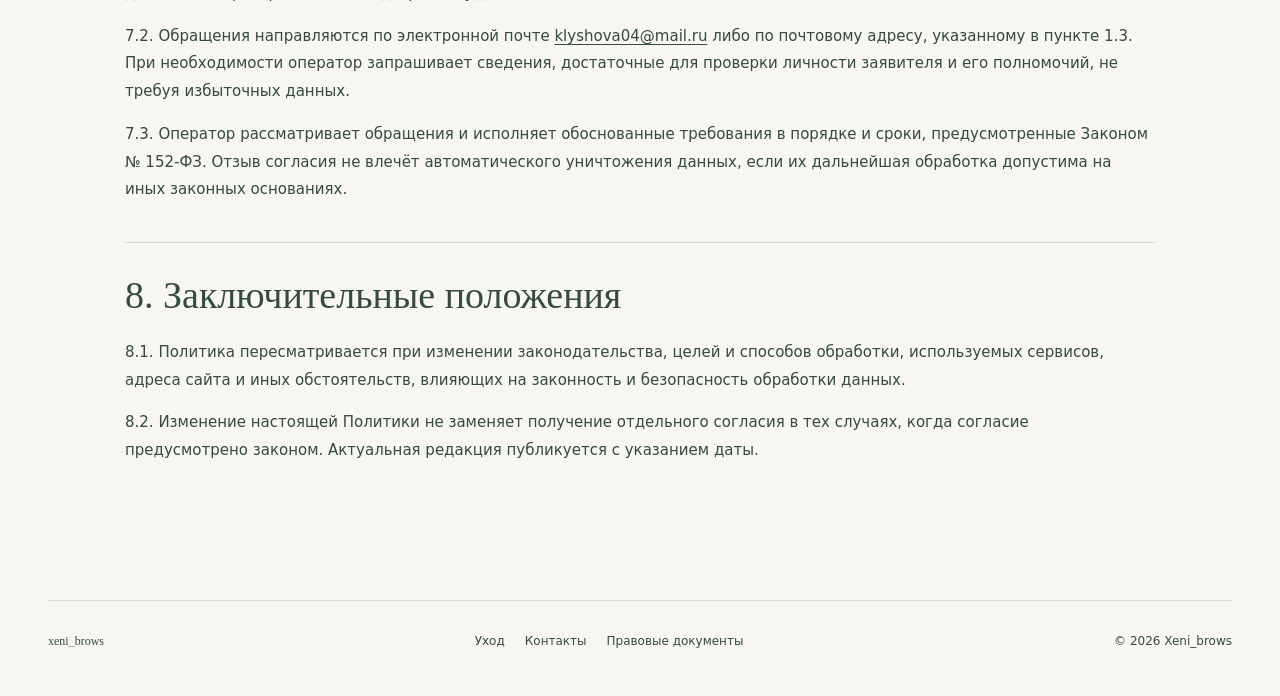
<file: legal-pages/privacy/index.html>
<!doctype html><html lang="ru"><head><meta charset="utf-8"><meta name="viewport" content="width=device-width,initial-scale=1"><meta name="robots" content="index,follow"><title>Политика обработки персональных данных — Xeni_brows</title><style>
:root{--milk:#f7f6f0;--sage:#e8eddf;--sand:#e8dfd0;--green:#344b3f}
*{box-sizing:border-box}body{margin:0;background:var(--milk);color:var(--green);font:15px/1.75 system-ui,-apple-system,Segoe UI,Arial,sans-serif}
a{color:inherit}a:focus-visible,button:focus-visible{outline:2px solid #69805d;outline-offset:4px}
.wrap{width:min(1280px,calc(100% - 96px));margin-inline:auto}
.site-header{min-height:110px;display:flex;align-items:center;justify-content:space-between;gap:22px}
.wordmark{text-decoration:none;font-family:Georgia,serif;font-size:35px;white-space:nowrap;line-height:1}.wordmark span{color:#718864}.wordmark small{display:block;font:9px/1.8 system-ui,Arial,sans-serif;letter-spacing:1.6px;text-align:center}
.site-nav{display:flex;align-items:center;gap:clamp(10px,2vw,30px);flex-wrap:wrap}.site-nav a{text-decoration:none;font-size:13px}
.site-nav a:last-child{padding:12px 18px;border-radius:100px;background:#344b3f;color:#fff}
.site-footer{border-top:1px solid #d9ded2;padding-block:30px 44px;display:flex;align-items:center;justify-content:space-between;gap:18px;flex-wrap:wrap}
.site-footer nav{display:flex;gap:12px 20px;flex-wrap:wrap}.site-footer a{font-size:12px;text-decoration:none}
.site-footer>span{font-size:12px}
h1,h2,h3{font-family:Georgia,serif;font-weight:400}em{color:#667650}
.text-link{text-decoration:underline;text-underline-offset:5px}
.eyebrow{letter-spacing:1.6px;font:11px/1.5 system-ui,Arial,sans-serif}
.button{display:inline-block;text-decoration:none!important;padding:14px 24px;border-radius:100px;color:#fff;background:var(--green);font-size:13px;white-space:nowrap}
.legal-documents{padding-block:64px 72px}.legal-documents>.text-link{display:inline-block;margin-bottom:38px}
.legal-documents>.eyebrow{margin:0 0 24px}.legal-documents>h1{font-size:clamp(48px,6vw,86px);line-height:1.07;margin:0 0 28px}
.legal-documents-lead{max-width:750px;font-size:16px;line-height:1.75;margin:0 0 72px}
.legal-documents-list{display:grid;gap:22px;margin-bottom:72px}
.legal-document-entry{background:var(--sage);border-radius:36px;padding:clamp(28px,4vw,52px);display:flex;justify-content:space-between;align-items:end;gap:32px}
.legal-document-entry:nth-child(2){background:var(--sand)}
.legal-document-entry>div{max-width:770px}.legal-document-number{font-size:11px;letter-spacing:1.4px;margin:0 0 18px}
.legal-document-entry h2{font-size:clamp(30px,3.7vw,52px);line-height:1.13;margin:0 0 20px}
.legal-document-entry p{font-size:14px;line-height:1.8;margin:0 0 12px}
.legal-document-date{font-size:12px!important;color:#60705e}
.legal-document-entry>.button{flex-shrink:0}.legal-documents-info{border-top:1px solid #c8d0bf;padding-top:28px}
.legal-documents-info h2{font-size:clamp(30px,3vw,42px);margin:0 0 20px}
.legal-documents-info p{max-width:940px;margin:0 0 14px}
.privacy-page,.offer-page{padding-block:64px 120px;max-width:1030px}
.privacy-page>h1,.offer-page>h1{font-size:clamp(38px,5vw,76px);line-height:1.09;margin:24px 0}
.privacy-page .eyebrow{margin-top:46px}.offer-meta,.privacy-meta{font-weight:650}
.privacy-intro,.offer-page>p{max-width:850px}
.privacy-page section,.offer-page section{border-top:1px solid rgba(52,75,63,.18);margin-top:38px;padding-top:30px}
.privacy-page h2,.offer-page h2{font-size:clamp(24px,3vw,38px);line-height:1.2;margin:0 0 20px}
.privacy-page section p,.offer-page section p{font-size:15px;line-height:1.85;margin:0 0 15px;overflow-wrap:anywhere}
.privacy-page section a,.offer-page section a{text-decoration:underline;text-underline-offset:3px}
@media(max-width:900px){.site-header{flex-wrap:wrap;padding-block:24px}.site-nav{width:100%}}
@media(max-width:750px){.wrap{width:calc(100% - 40px)}.legal-document-entry{flex-direction:column;align-items:start;gap:16px;border-radius:26px}.legal-documents{padding-block:36px 56px}.legal-documents-lead,.legal-documents-list{margin-bottom:48px}.privacy-page,.offer-page{padding-block:34px 70px}.site-nav{gap:12px 18px}.site-nav a{font-size:12px}}
</style></head><body><header class="site-header wrap"><a class="wordmark" href="/" aria-label="Xeni_brows — главная">xeni<span>_</span>brows<small>БРОВИ · РЕСНИЦЫ · ОБУЧЕНИЕ</small></a><nav class="site-nav" aria-label="Основная навигация"><a href="/care/">Уход</a><a href="/services/">Услуги</a><a href="/portfolio/">Работы</a><a href="/training/">Обучения</a><a href="/about/">О мастере</a><a href="/contacts/">Записаться</a></nav></header><main id="main"><article class="wrap privacy-page">
    <a class="text-link legal-back" href="/information/" style="text-decoration:none;border:0">← Правовые документы</a>
    
    <h1>Политика обработки<br/><em>персональных данных.</em></h1>

    <p class="privacy-intro">Оператор персональных данных — физическое лицо, применяющее специальный налоговый режим «Налог на профессиональный доход».</p>
    <section><h2>1. Общие положения</h2>
      <p>1.1. Настоящая Политика обработки персональных данных (далее — Политика) определяет цели, правовые основания, категории персональных данных и субъектов, способы и сроки обработки, порядок реализации прав субъектов и общие меры обеспечения безопасности персональных данных в деятельности Xeni_brows.</p>
      <p>1.2. Оператор персональных данных: Лышова Ксения Андреевна — физическое лицо, применяющее специальный налоговый режим «Налог на профессиональный доход» (самозанятая). Xeni_brows — используемое обозначение студии, не являющееся отдельным юридическим лицом.</p>
      <p>1.3. Контакт для обращений по вопросам персональных данных: <a href="mailto:klyshova04@mail.ru">klyshova04@mail.ru</a>. Почтовый адрес оператора для обращений: 394074, Российская Федерация, Воронежская область, г. Воронеж, ул. Сеченова, д. 42. Сайт студии: <a href="https://imxeenia.github.io/">https://imxeenia.github.io/</a>.</p>
      <p>1.4. Политика применяется к обработке данных клиентов, потенциальных клиентов, лиц, обращающихся по вопросам обучения, учеников и посетителей сайта — в части обработки, фактически осуществляемой оператором. Правовая основа: Федеральный закон от 27.07.2006 № 152-ФЗ «О персональных данных» (далее — Закон № 152-ФЗ), иные применимые акты Российской Федерации.</p>
      <p>1.5. Действующая редакция Политики доступна на сайте студии. При сборе данных через сайт доступ к Политике обеспечивается на страницах, на которых осуществляется сбор персональных данных.</p>
    </section>
    <section><h2>2. Принципы и правовые основания</h2>
      <p>2.1. Персональные данные обрабатываются на законной и справедливой основе, исключительно для конкретных, заранее определённых целей, в составе и объёме, необходимых для их достижения. Обработка для несовместимых целей не допускается.</p>
      <p>2.2. Для обработки обращений, записи на услуги, оказания услуг и организации обучения применяются положения пункта 5 части 1 статьи 6 Закона № 152-ФЗ об обработке, необходимой для заключения договора по инициативе субъекта либо исполнения договора, стороной которого он является. Для исполнения установленных законом обязанностей используются применимые основания статьи 6. Если законом требуется согласие, обработка производится на его основании.</p>
      <p>2.3. Сведения о здоровье относятся к специальным категориям данных и обрабатываются при соблюдении статьи 10 Закона № 152-ФЗ. При использовании согласия в письменной форме оно оформляется по правилам части 4 статьи 9 указанного закона. Наличие сообщения в переписке само по себе не заменяет письменного согласия.</p>
      <p>2.4. Публикация изображений и иных персональных данных в открытом доступе осуществляется при наличии необходимых оснований, включая отдельно оформленное согласие на обработку персональных данных, разрешённых для распространения, если применима статья 10.1 Закона № 152-ФЗ, и с соблюдением статьи 152.1 Гражданского кодекса РФ об использовании изображения гражданина.</p>
    </section>
    <section><h2>3. Цели, категории субъектов и данные</h2>
      <p>3.1. Ответы на обращения и запись на услуги. Субъекты: потенциальные и действующие клиенты. Цели: консультации, выбор услуги, согласование, подтверждение и изменение времени визита. Данные: имя (или указанное клиентом обращение), номер телефона, имя или идентификатор профиля в мессенджере, содержание обращения и переписки, выбранная услуга, дата и время записи. Основание: преддоговорные действия и исполнение договора; в предусмотренных законом случаях — согласие.</p>
      <p>3.2. Оказание услуг, расчёты и работа с претензиями. Субъекты: клиенты студии. Данные: необходимые контактные сведения, даты и виды процедур, сведения об оплате и фактах оказания услуг, содержание обращений, связанные с оказанием услуг материалы. Основания: исполнение договора, установленные законом обязанности и иные применимые основания статьи 6 Закона № 152-ФЗ.</p>
      <p>3.3. Обучение. Субъекты: потенциальные ученики и ученики. Цели: консультации о программах, согласование занятий, исполнение договорных обязательств и подготовка документов о прохождении обучения. Данные: имя и предоставленные контакты, выбранная программа, расписание, необходимые сведения об оплате и прохождении занятий. Основания: заключение и исполнение договора и установленные законом обязанности.</p>
      <p>3.4. Сведения о состоянии здоровья. Для оценки противопоказаний к отдельным процедурам оператор получает от клиентов сведения об аллергических реакциях, заболеваниях и противопоказаниях в переписке. Эти сведения составляют специальную категорию персональных данных. Их обработка производится только при наличии основания, предусмотренного статьёй 10 Закона № 152-ФЗ, как правило, отдельного письменного согласия. Бумажные анкеты на дату настоящей редакции не используются; их внедрение потребует организации хранения и соответствующих документов.</p>
      <p>3.5. Фото- и видеоматериалы. Оператор фотографирует результаты процедур, включая изображения части лица или лица клиентки. Изображения используются для оценки и демонстрации результата, а при наличии необходимых отдельных разрешений — для размещения в портфолио студии на сайте и в социальных сетях. Если фотография размещается в свободном доступе и позволяет идентифицировать человека, соблюдаются требования к распространению персональных данных и к использованию изображения гражданина. Отказ от публикации не препятствует получению основной услуги.</p>
      <p>3.6. Рекламные сообщения. Рекламные предложения и рассылки направляются только при наличии необходимого предварительного согласия. Служебное уведомление о записи не является рекламным согласием.</p>
      <p>3.7. Сайт. При посещении https://imxeenia.github.io/ могут обрабатываться технические сведения, необходимые для доставки веб-страниц и безопасности ресурса, включая сведения из журналов хостинга и технические идентификаторы при их фактическом использовании. На сайте опубликовано описание формы записи, предполагающей получение имени, телефона, выбранной услуги, пожеланий и способа связи серверным обработчиком. Перед включением фактической передачи заявок и интеграции с Telegram-ботом оператор определяет и документирует условия хранения, получателей и правовые основания обработки, требования к локализации и, при необходимости, трансграничной передаче.</p>
    </section>
    <section><h2>4. Способы и условия обработки</h2>
      <p>4.1. Запись осуществляется по телефону и посредством переписки в Telegram, ВКонтакте и MAX. Переписки сохраняются в аккаунтах используемых сервисов. Для напоминаний о визитах оператор использует Apple Calendar с включённой синхронизацией через iCloud.</p>
      <p>4.2. Обработка производится с использованием средств автоматизации, а при оформлении предусмотренных законом бумажных документов — также без использования таких средств. Допускаются сбор, запись, систематизация, накопление, хранение, уточнение, извлечение, использование, необходимое предоставление, блокирование, удаление и уничтожение данных. При размещении разрешённых к публикации изображений осуществляется распространение данных в рамках соответствующей цели.</p>
      <p>4.3. В рамках обслуживания переписок и календарных записей используются технические возможности и условия соответствующих поставщиков сервисов. Использование сторонних сервисов не освобождает оператора от обязанности соблюдать требования законодательства о персональных данных. Оператор обеспечивает необходимые правовые основания передачи данных другим лицам, включая оформление поручений на обработку в случаях, предусмотренных законом.</p>
      <p>4.4. При сборе персональных данных граждан Российской Федерации через интернет оператор обязан соблюдать требования части 5 статьи 18 Закона № 152-ФЗ о локализации баз данных, а при наличии трансграничной передачи — требования статьи 12 этого закона. Настоящая Политика не является заявлением о нахождении всех данных исключительно на территории РФ: место и правовой режим хранения в используемых сервисах подлежат отдельному подтверждению.</p>
      <p>4.5. Доступ к клиентским данным оператор осуществляет лично с защищённого кодом или паролем мобильного телефона. Передача персональных данных неопределённому кругу лиц вне законных оснований и согласованных целей не осуществляется.</p>
    </section>
    <section><h2>5. Сроки хранения и уничтожение</h2>
      <p>5.1. Персональные данные сохраняются не дольше необходимого для целей обработки, кроме случаев, когда обязательный срок установлен федеральным законом, договором либо имеются иные предусмотренные законом основания продолжения хранения. Следующие сроки определены оператором как организационные правила, а не как универсальные сроки, прямо установленные законодательством.</p>
      <p>5.2. Переписки по записи и обслуживанию клиентов, содержащие обычные персональные данные, — до 12 месяцев после последнего обращения или визита. При новом обращении клиента этот срок может исчисляться с даты последнего взаимодействия, если история объективно необходима для продолжения обслуживания. Переписки с данными о здоровье подлежат дополнительному ограничению доступа и пересмотру необходимости хранения; такие сведения сохраняются не более 12 месяцев после соответствующей процедуры при наличии действующего законного основания, если иной срок не требуется по закону или для урегулирования конкретного требования.</p>
      <p>5.3. Напоминания в Apple Calendar с идентифицирующими сведениями — до 6 месяцев после даты визита, если их сохранение более длительное время не обосновано конкретной целью. Данные обращений без записи — до 3 месяцев после завершения коммуникации, если иное не требуется для дальнейшего общения по инициативе клиента.</p>
      <p>5.4. Фотографии, используемые только для документирования результата услуги, — до 12 месяцев после процедуры, если дальнейшее хранение не имеет иного законного основания. Изображения в публичном портфолио — до окончания срока соответствующего согласия либо его отзыва, но не дольше обоснованной цели размещения; необходимость публикации пересматривается не реже одного раза в год. Отдельные договорные, платёжные и налоговые документы сохраняются в сроки, установленные применимым законодательством.</p>
      <p>5.5. По достижении цели данные удаляются или уничтожаются в сроки, предусмотренные статьёй 21 Закона № 152-ФЗ, при отсутствии законных оснований дальнейшей обработки. Оператор периодически пересматривает переписки, календарные записи и фотоархивы и удаляет избыточные сведения доступными средствами приложений и сервисов.</p>
    </section>
    <section><h2>6. Обеспечение безопасности</h2>
      <p>6.1. Оператор принимает организационные и технические меры защиты, соответствующие характеру обработки, включая ограничение доступа к устройствам и аккаунтам, использование кода или пароля блокировки телефона и неразглашение персональных данных посторонним лицам.</p>
      <p>6.2. К сведениям о здоровье применяется принцип минимизации: запрашивается только информация, непосредственно относящаяся к оценке возможности проведения конкретной процедуры. До получения надлежащего основания, включая письменное согласие при его необходимости, такие сведения не должны запрашиваться и сохраняться в переписке.</p>
      <p>6.3. При выявлении неправомерной обработки, утечек и иных инцидентов оператор предпринимает меры по прекращению нарушений, ограничению доступа и исполнению обязанностей по уведомлению уполномоченного органа в предусмотренных законом случаях и сроках.</p>
    </section>
    <section><h2>7. Права субъектов персональных данных</h2>
      <p>7.1. Субъект вправе получать предусмотренные законом сведения об обработке его персональных данных, требовать уточнения, блокирования или уничтожения данных при наличии законных оснований, отзывать согласие и обжаловать действия оператора в Роскомнадзор или суд.</p>
      <p>7.2. Обращения направляются по электронной почте <a href="mailto:klyshova04@mail.ru">klyshova04@mail.ru</a> либо по почтовому адресу, указанному в пункте 1.3. При необходимости оператор запрашивает сведения, достаточные для проверки личности заявителя и его полномочий, не требуя избыточных данных.</p>
      <p>7.3. Оператор рассматривает обращения и исполняет обоснованные требования в порядке и сроки, предусмотренные Законом № 152-ФЗ. Отзыв согласия не влечёт автоматического уничтожения данных, если их дальнейшая обработка допустима на иных законных основаниях.</p>
    </section>
    <section><h2>8. Заключительные положения</h2>
      <p>8.1. Политика пересматривается при изменении законодательства, целей и способов обработки, используемых сервисов, адреса сайта и иных обстоятельств, влияющих на законность и безопасность обработки данных.</p>
      <p>8.2. Изменение настоящей Политики не заменяет получение отдельного согласия в тех случаях, когда согласие предусмотрено законом. Актуальная редакция публикуется с указанием даты.</p>

    </section>
  </article></main><footer class="site-footer wrap"><a class="wordmark" href="/">xeni<span>_</span>brows</a><nav aria-label="Дополнительная навигация"><a href="/care/">Уход</a><a href="/contacts/">Контакты</a><a href="/information/">Правовые документы</a></nav><span>© 2026 Xeni_brows</span></footer></body></html>
</file>
